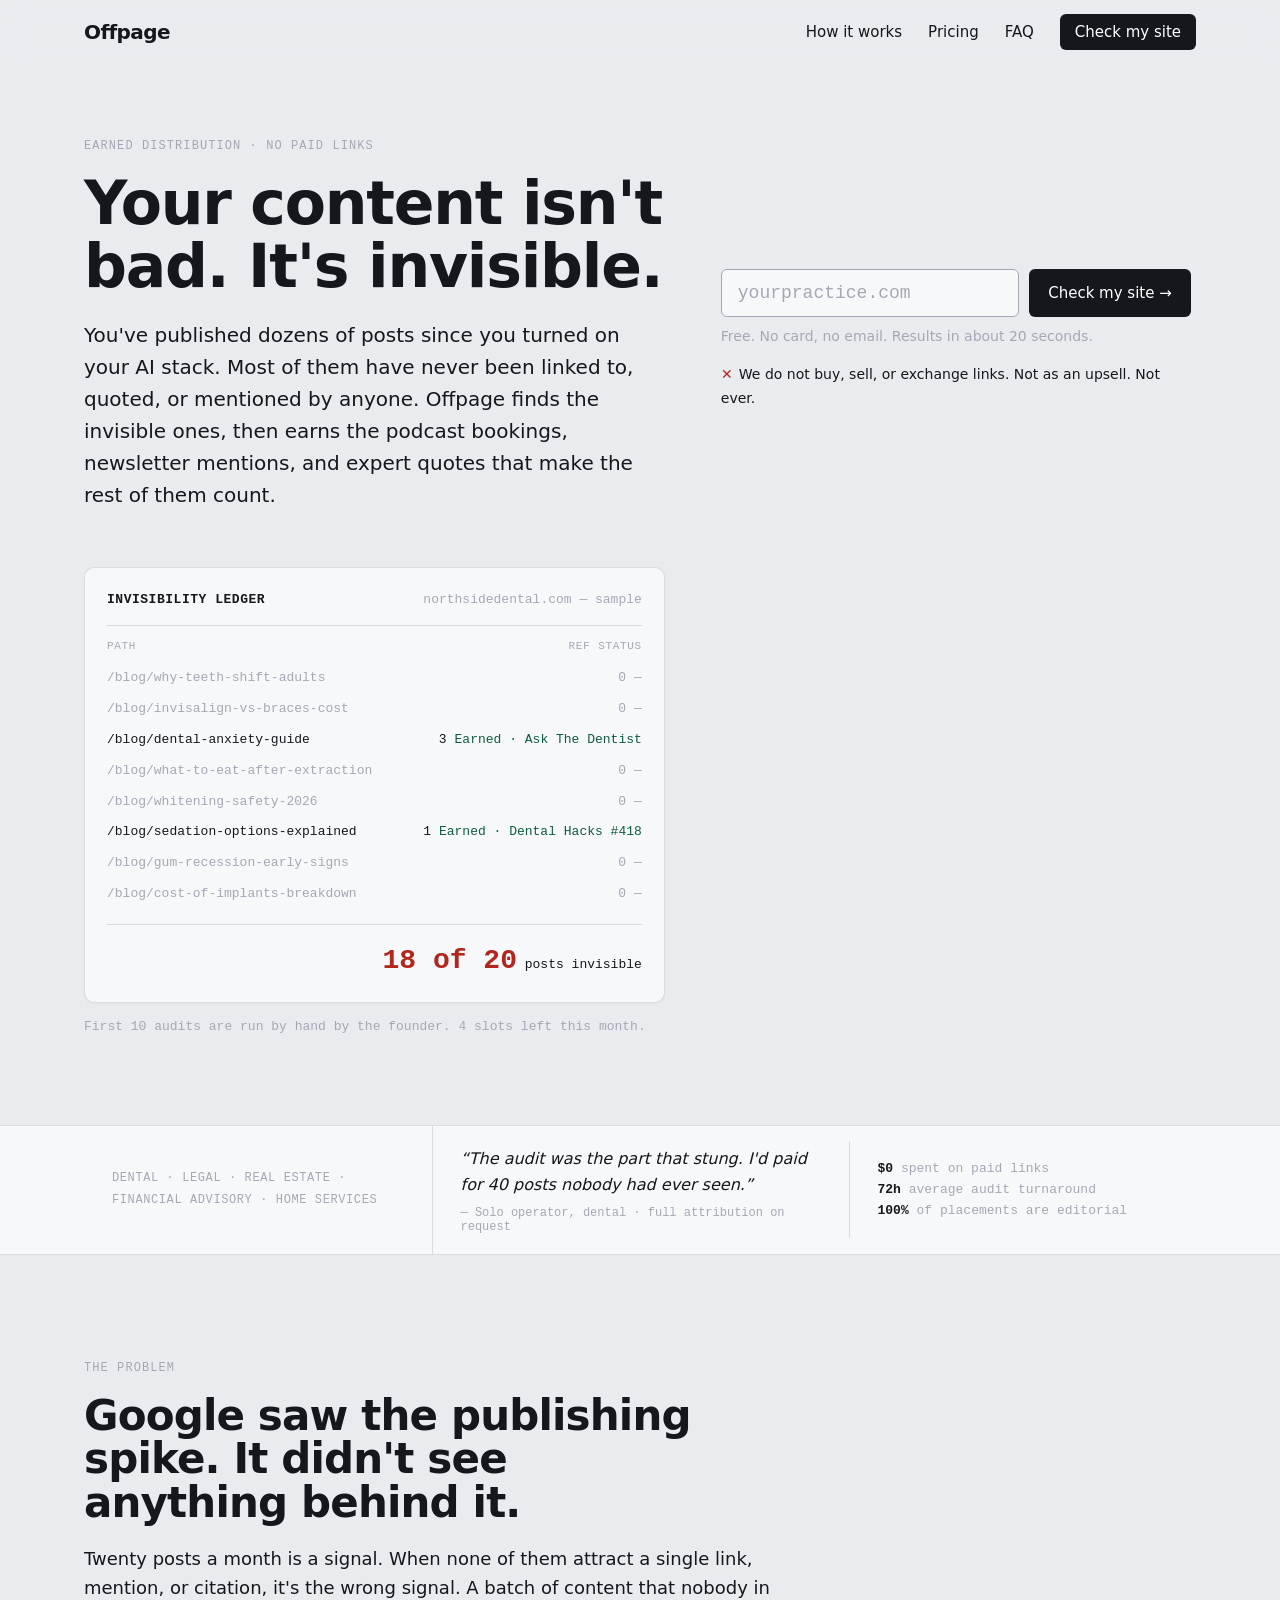
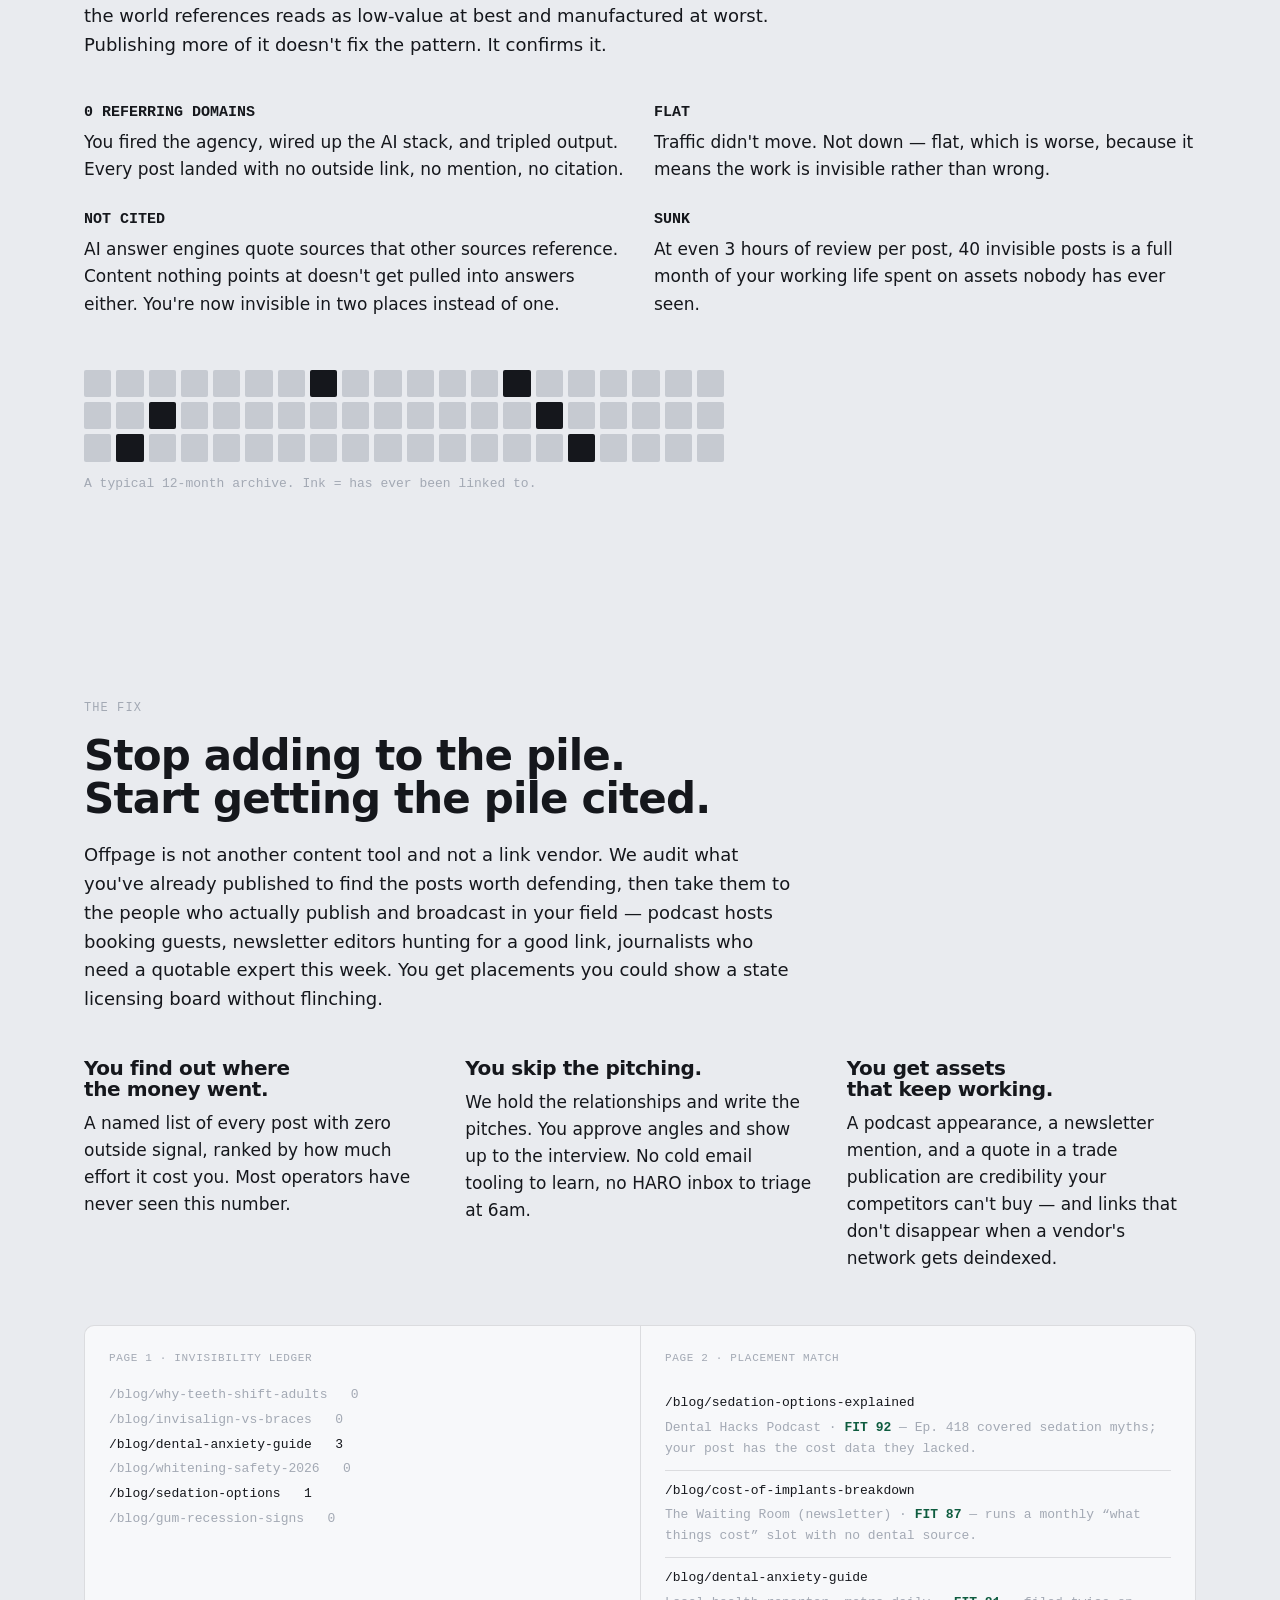
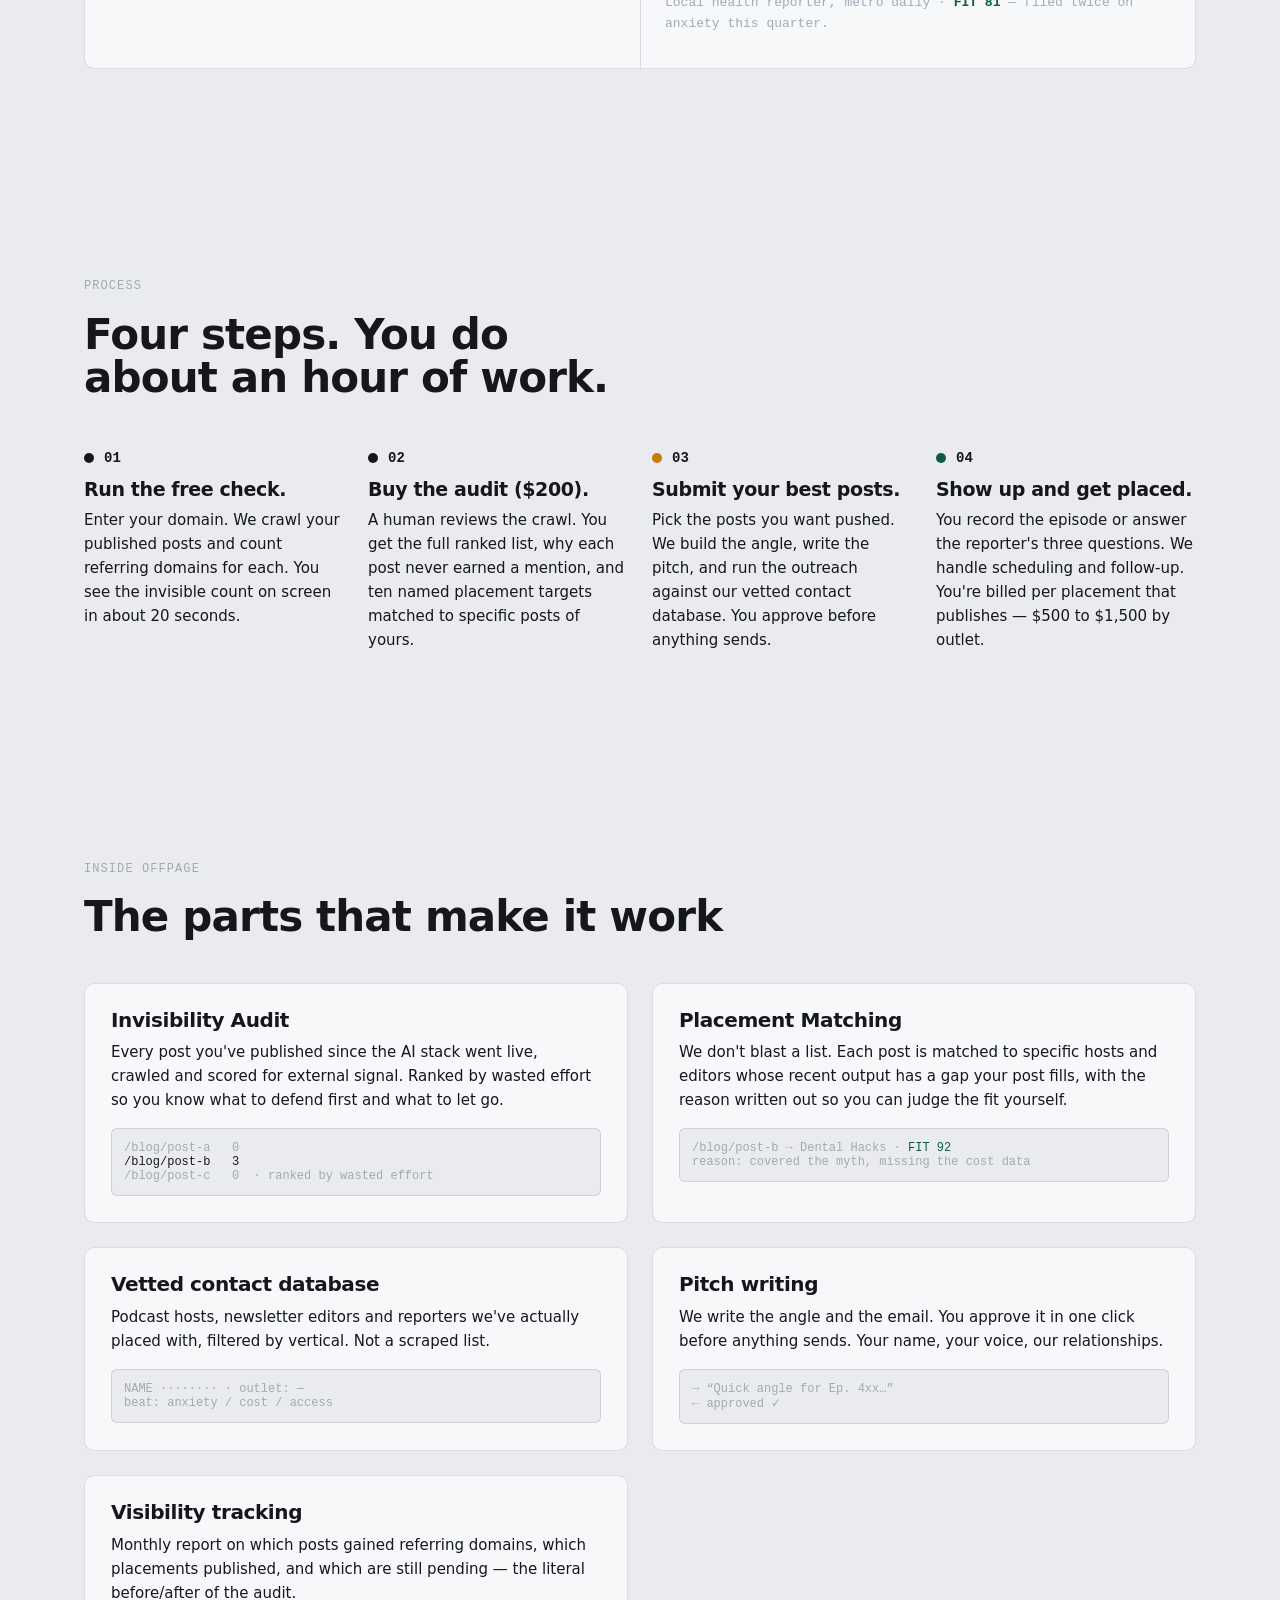
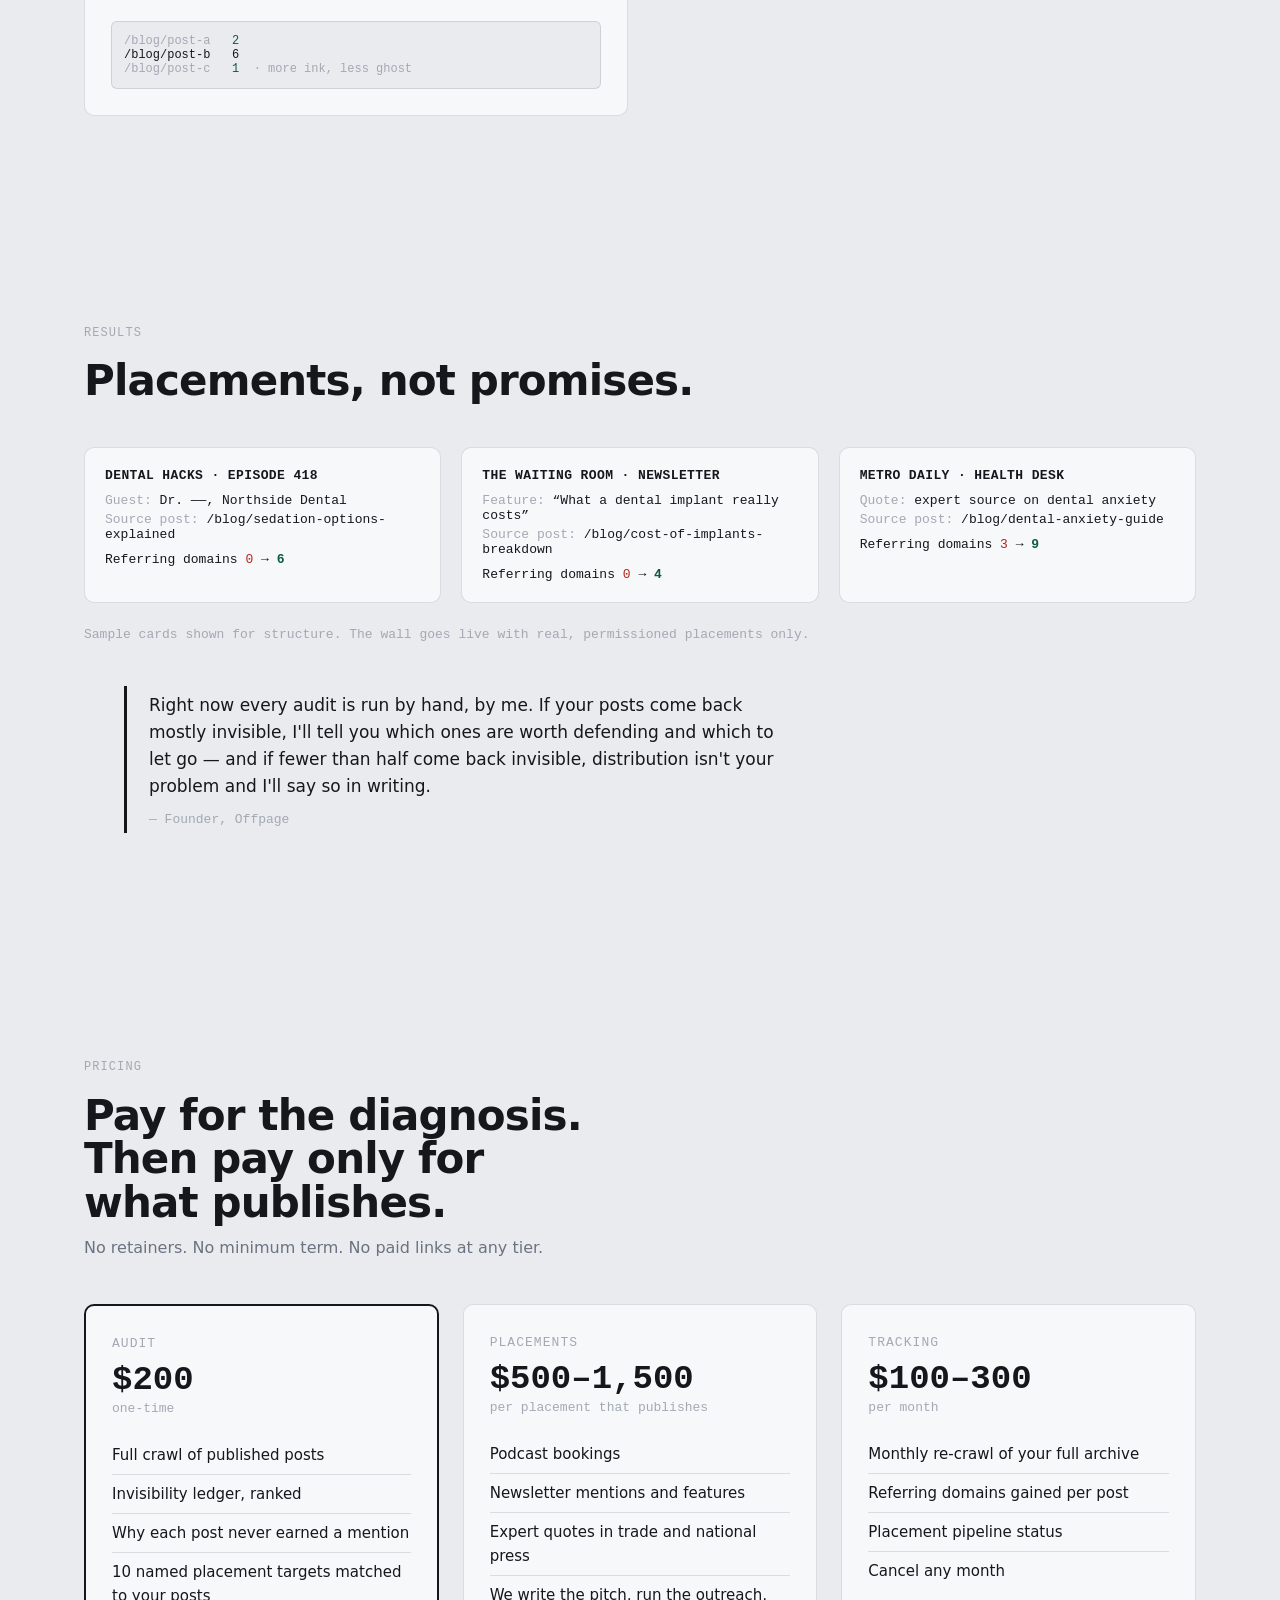
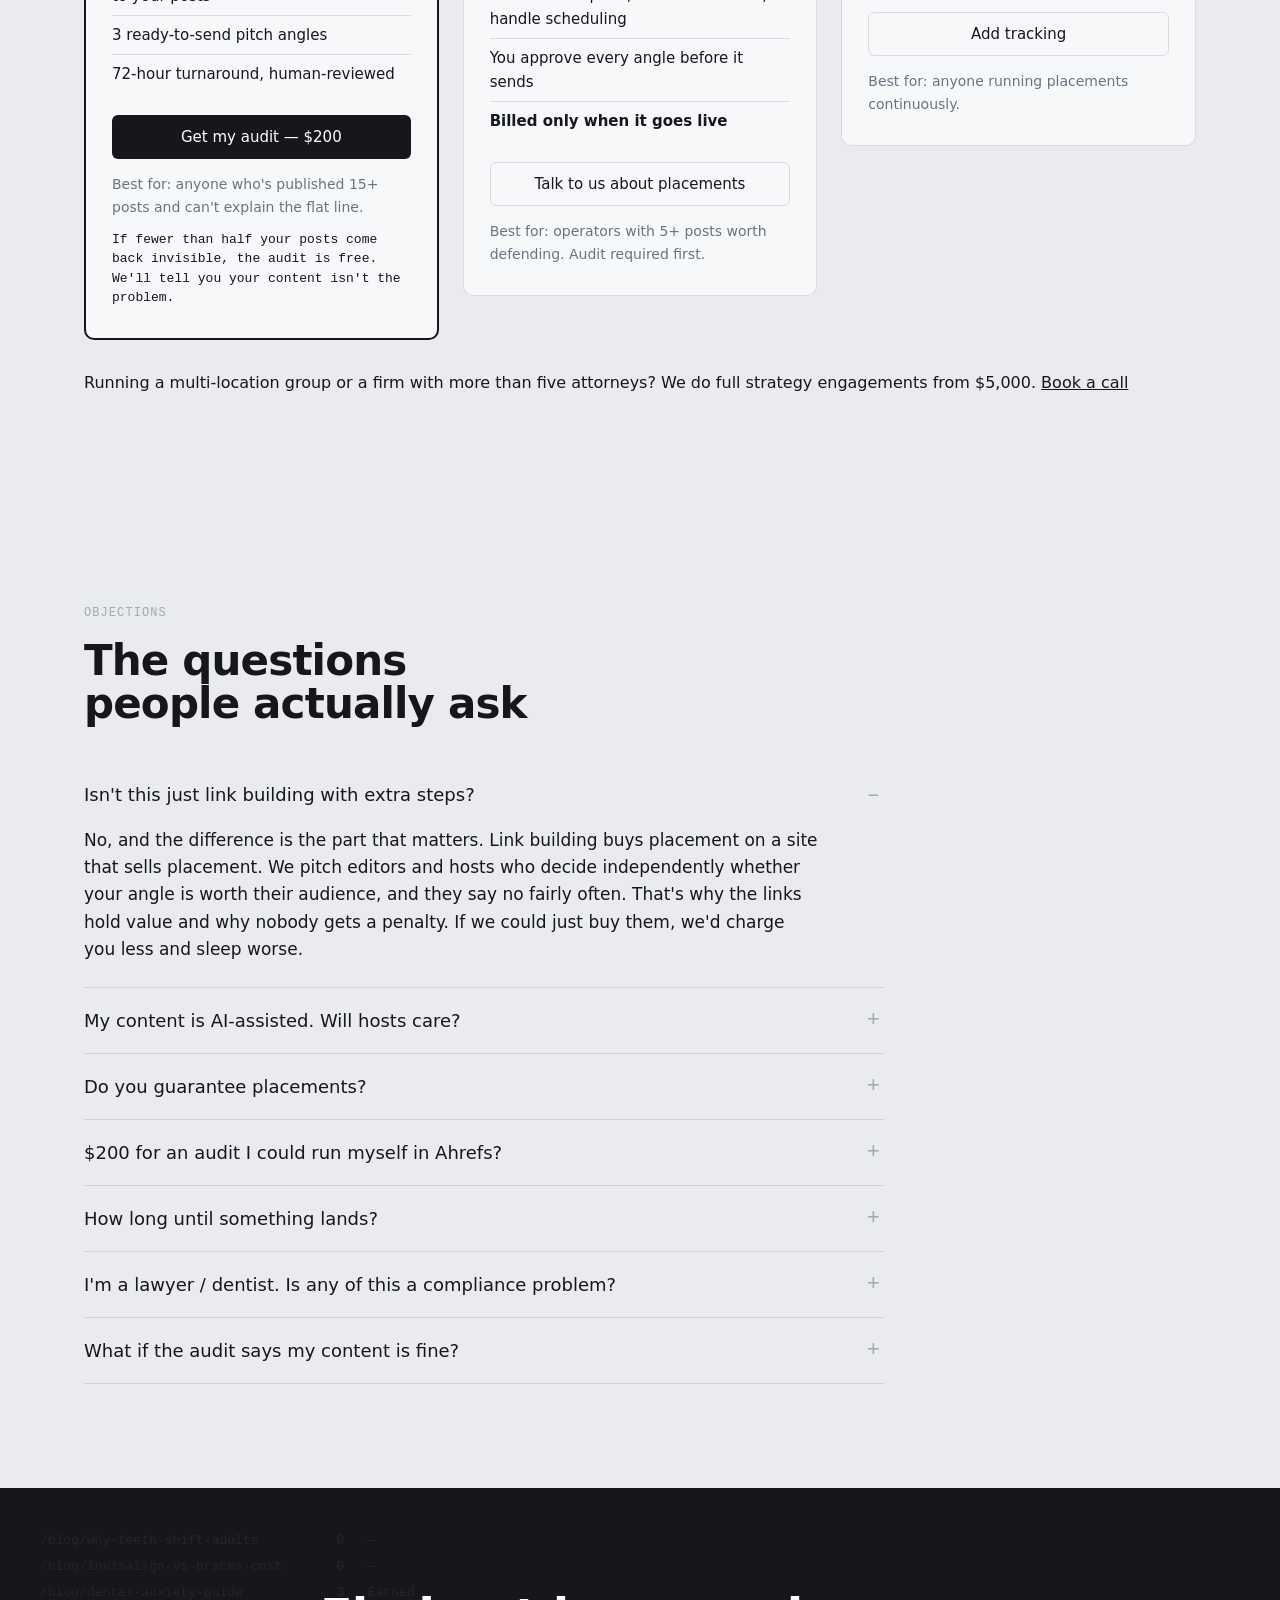
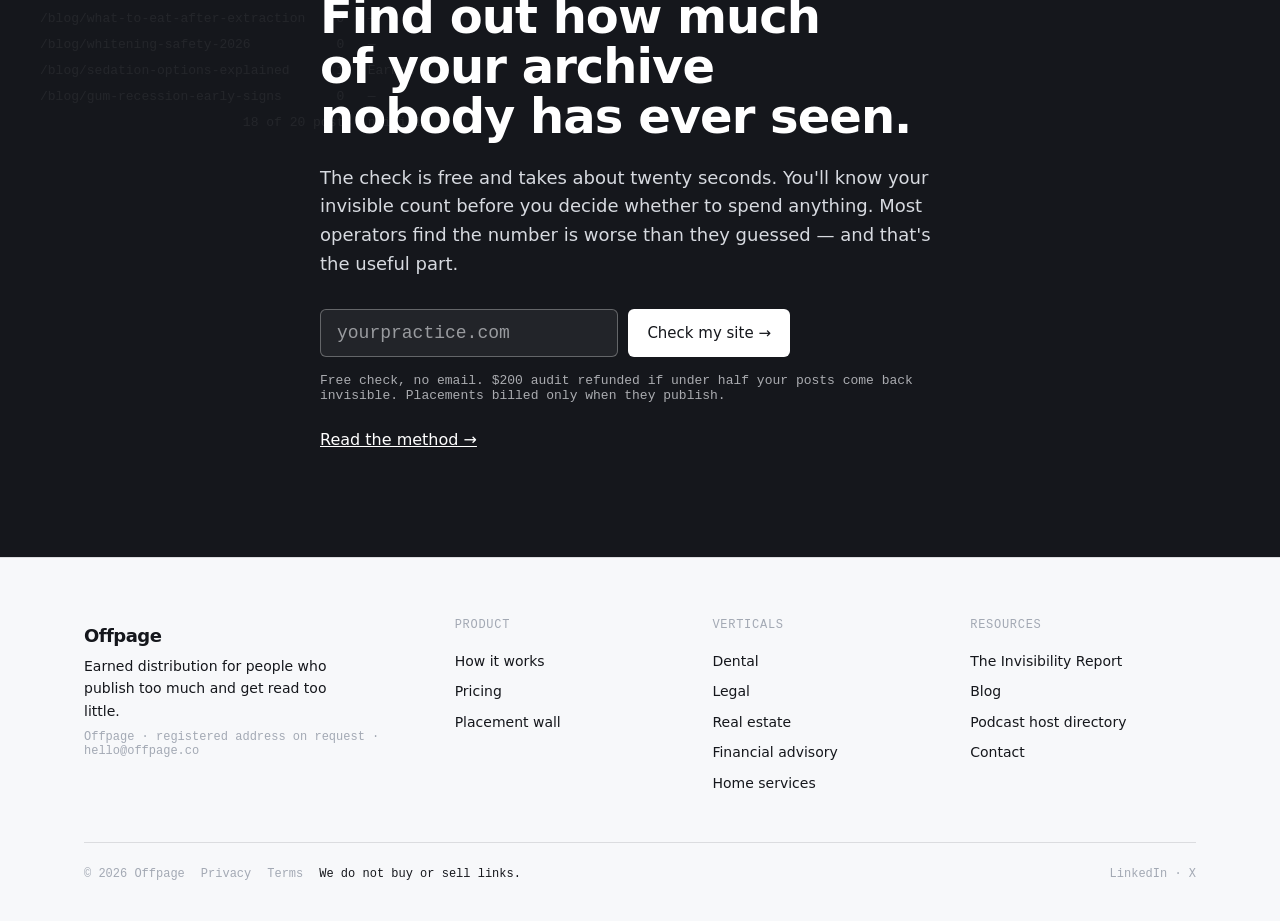
<file: index.html>
<!doctype html>
<html lang="en">
<head>
  <meta charset="utf-8" />
  <meta name="viewport" content="width=device-width, initial-scale=1" />
  <meta name="description" content="Most of your published posts have never been linked to, quoted, or mentioned. Offpage finds the invisible ones and earns the podcast bookings, newsletter mentions and expert quotes that make them count. Digital PR without paid links." />
  <title>Offpage — earned distribution, no paid links</title>
  <style>
    :root {
      /* semantic tokens (light / paper) */
      --bg: #e9ebef;
      --panel: #f7f8fa;
      --raise: #ffffff;
      --text: #15171c;
      --muted: #6b7280;
      --ghost: #a3a9b4;
      --line: rgba(21, 23, 28, 0.12);
      --btn-bg: #15171c;
      --btn-fg: #ffffff;
      /* signal colors — data only, never decorative */
      --earned: #0e5c3f;
      --outreach: #c97a05;
      --alert: #b3261e;
  
      --font-body: system-ui, -apple-system, "Segoe UI", Roboto, Helvetica, Arial, sans-serif;
      --font-mono: ui-monospace, "SF Mono", "SFMono-Regular", Menlo, Consolas, "Liberation Mono", monospace;
  
      --container: 1160px;
      --sy: 104px;
    }
    @media (prefers-color-scheme: dark) {
      :root {
        --bg: #0f1115;
        --panel: #171a20;
        --raise: #1c2029;
        --text: #e9ebef;
        --muted: #8a919e;
        --ghost: #5b6270;
        --line: rgba(233, 235, 239, 0.14);
        --btn-bg: #e9ebef;
        --btn-fg: #15171c;
        --earned: #4bbf8f;
        --outreach: #e0a94a;
        --alert: #ef6b62;
      }
    }
    :root[data-theme="light"] {
      --bg: #e9ebef; --panel: #f7f8fa; --raise: #fff; --text: #15171c;
      --muted: #6b7280; --ghost: #a3a9b4; --line: rgba(21,23,28,.12);
      --btn-bg: #15171c; --btn-fg: #fff; --earned: #0e5c3f; --outreach: #c97a05; --alert: #b3261e;
    }
    :root[data-theme="dark"] {
      --bg: #0f1115; --panel: #171a20; --raise: #1c2029; --text: #e9ebef;
      --muted: #8a919e; --ghost: #5b6270; --line: rgba(233,235,239,.14);
      --btn-bg: #e9ebef; --btn-fg: #15171c; --earned: #4bbf8f; --outreach: #e0a94a; --alert: #ef6b62;
    }
  
    * , *::before, *::after { box-sizing: border-box; }
    html { scroll-behavior: smooth; }
    @media (prefers-reduced-motion: reduce) { html { scroll-behavior: auto; } }
    body {
      margin: 0; background: var(--bg); color: var(--text);
      font-family: var(--font-body); font-size: 17px; line-height: 1.6;
      -webkit-font-smoothing: antialiased; text-rendering: optimizeLegibility;
      overflow-x: hidden;
    }
    h1, h2, h3 { margin: 0; font-weight: 800; letter-spacing: -0.02em; line-height: 1.04; text-wrap: balance; }
    p { margin: 0; }
    a { color: inherit; }
    .mono { font-family: var(--font-mono); }
  
    .container { width: 100%; max-width: var(--container); margin: 0 auto; padding: 0 24px; }
    .section { padding: var(--sy) 0; }
    .eyebrow {
      font-family: var(--font-mono); font-size: 12px; text-transform: uppercase;
      letter-spacing: 0.09em; color: var(--ghost); margin-bottom: 16px;
    }
    .lede { font-size: 18px; max-width: 62ch; margin-top: 20px; color: var(--text); }
    .section h2 { font-size: clamp(30px, 4vw, 42px); max-width: 22ch; }
  
    /* nav */
    .nav { position: sticky; top: 0; z-index: 50; background: color-mix(in srgb, var(--bg) 88%, transparent);
      backdrop-filter: blur(8px); border-bottom: 1px solid transparent; transition: border-color .2s; }
    .nav.scrolled { border-bottom-color: var(--line); }
    .nav__in { display: flex; align-items: center; justify-content: space-between; height: 64px; }
    .wordmark { font-weight: 800; font-size: 20px; letter-spacing: -0.03em; text-decoration: none; color: var(--text); }
    .nav__links { display: flex; align-items: center; gap: 26px; }
    .nav__links a { text-decoration: none; font-size: 15px; color: var(--text); }
    .nav__links a:hover { color: var(--muted); }
    .nav__links .btn { color: var(--btn-fg); }
    .nav__links .btn:hover { color: var(--btn-fg); }
  
    .btn { display: inline-flex; align-items: center; gap: 8px; font: 500 15px var(--font-body);
      padding: 12px 18px; border-radius: 6px; border: 1px solid transparent; cursor: pointer;
      text-decoration: none; background: var(--btn-bg); color: var(--btn-fg); transition: opacity .15s; }
    .btn:hover { opacity: .9; }
    .btn--sm { padding: 8px 14px; font-size: 14px; }
    .btn--ghost { background: transparent; color: var(--text); border-color: var(--line); }
    .btn--block { width: 100%; justify-content: center; }
    a:focus-visible, button:focus-visible, input:focus-visible { outline: 2px solid var(--text); outline-offset: 2px; }
  
    /* hero */
    .hero { padding: 72px 0 88px; }
    .hero__grid { display: grid; grid-template-columns: 55fr 45fr; gap: 56px; align-items: center; }
    .hero h1 { font-size: clamp(36px, 6vw, 60px); margin: 14px 0 22px; }
    .hero__sub { font-size: clamp(17px, 2.2vw, 20px); max-width: 52ch; }
  
    .check { display: flex; gap: 10px; margin: 30px 0 8px; max-width: 470px; }
    .check__input { flex: 1; font: 400 18px var(--font-mono); padding: 13px 16px; color: var(--text);
      background: var(--panel); border: 1px solid var(--ghost); border-radius: 6px; }
    .check__input::placeholder { color: var(--ghost); }
    .check__input:focus { outline: none; border-color: var(--text); box-shadow: 0 0 0 3px color-mix(in srgb, var(--text) 14%, transparent); }
    .micro { font-size: 14px; color: var(--ghost); margin-top: 6px; }
    .result { font: 400 13px var(--font-mono); margin-top: 12px; }
    .result.err { color: var(--alert); }
    .trust { font-size: 14px; margin-top: 16px; }
    .trust .x { font-family: var(--font-mono); color: var(--alert); margin-right: 6px; }
  
    /* ledger */
    .ledger { background: var(--panel); border: 1px solid var(--line); border-radius: 10px;
      padding: 22px 22px 18px; font-family: var(--font-mono); font-size: 13px; box-shadow: 0 1px 2px rgba(0,0,0,.03); }
    .ledger__head { display: flex; justify-content: space-between; align-items: baseline;
      padding-bottom: 14px; margin-bottom: 12px; border-bottom: 1px solid var(--line); }
    .ledger__title { font-weight: 600; letter-spacing: .04em; }
    .ledger__dom { color: var(--ghost); }
    .ledger__ch { display: grid; grid-template-columns: 1fr 40px auto; gap: 8px; color: var(--ghost);
      font-size: 11px; letter-spacing: .06em; padding-bottom: 8px; }
    .row { display: grid; grid-template-columns: 1fr 40px auto; gap: 8px; padding: 5px 0;
      align-items: baseline; transition: color .4s ease; }
    .row .c { text-align: right; font-variant-numeric: tabular-nums; }
    .row .s { text-align: right; white-space: nowrap; }
    .row--earned { color: var(--text); }
    .row--earned .s { color: var(--earned); }
    .row--inv.faded { color: var(--ghost); }
    .ledger__sum { margin-top: 14px; padding-top: 14px; border-top: 1px solid var(--line); text-align: right; }
    .ledger__sum .fig { font-weight: 600; font-size: 28px; color: var(--alert); font-variant-numeric: tabular-nums; }
    .ledger__note { font-family: var(--font-mono); font-size: 13px; color: var(--ghost); margin-top: 14px; }
  
    /* strip */
    .strip { background: var(--panel); border-top: 1px solid var(--line); border-bottom: 1px solid var(--line); }
    .strip__grid { display: grid; grid-template-columns: 1fr 1.2fr 1fr; align-items: center; min-height: 96px; }
    .strip__c { padding: 20px 28px; }
    .strip__c + .strip__c { border-left: 1px solid var(--line); }
    .strip__v { font-family: var(--font-mono); text-transform: uppercase; color: var(--ghost);
      font-size: 12px; letter-spacing: .05em; line-height: 1.8; }
    .strip__q { font-style: italic; font-size: 16px; }
    .strip__attr { display: block; margin-top: 8px; font: 400 12px var(--font-mono); font-style: normal; color: var(--ghost); }
    .strip__s { display: flex; flex-direction: column; gap: 6px; font: 400 13px var(--font-mono); color: var(--ghost); }
    .strip__s b { color: var(--text); font-weight: 600; }
  
    /* problem */
    .pains { display: grid; grid-template-columns: 1fr 1fr; gap: 28px; margin-top: 44px; }
    .pain__l { font: 600 15px var(--font-mono); margin-bottom: 8px; }
    .archive { margin-top: 52px; }
    .archive__g { display: grid; grid-template-columns: repeat(20, 1fr); gap: 5px; max-width: 640px; }
    .cell { aspect-ratio: 1; background: var(--ghost); opacity: .5; border-radius: 2px; }
    .cell.ink { background: var(--text); opacity: 1; }
    .archive__cap { font: 400 13px var(--font-mono); color: var(--ghost); margin-top: 14px; }
  
    /* solution */
    .benefits { display: grid; grid-template-columns: repeat(3, 1fr); gap: 32px; margin-top: 44px; }
    .benefit h3 { font-size: 20px; margin-bottom: 10px; }
    .preview { display: grid; grid-template-columns: 1fr 1fr; margin-top: 52px; border: 1px solid var(--line);
      border-radius: 10px; overflow: hidden; background: var(--panel); font-family: var(--font-mono); font-size: 13px; }
    .preview__p { padding: 24px; }
    .preview__p + .preview__p { border-left: 1px solid var(--line); }
    .preview__l { font-size: 11px; letter-spacing: .06em; text-transform: uppercase; color: var(--ghost); margin-bottom: 16px; }
    .m { padding: 10px 0; border-bottom: 1px solid var(--line); }
    .m:last-child { border-bottom: none; }
    .m .post { color: var(--text); }
    .m .tgt { display: block; margin-top: 4px; color: var(--ghost); }
    .fit { color: var(--earned); font-weight: 600; }
  
    /* how */
    .steps { display: grid; grid-template-columns: repeat(4, 1fr); gap: 24px; margin-top: 44px; }
    .step__n { display: inline-flex; align-items: center; gap: 10px; font: 600 14px var(--font-mono); margin-bottom: 14px; }
    .dot { width: 10px; height: 10px; border-radius: 50%; background: var(--text); }
    .step:nth-child(3) .dot { background: var(--outreach); }
    .step:nth-child(4) .dot { background: var(--earned); }
    .step h3 { font-size: 19px; margin-bottom: 8px; }
    .step p { font-size: 15px; }
  
    /* features */
    .features { display: grid; grid-template-columns: 1fr 1fr; gap: 24px; margin-top: 44px; }
    .feat { background: var(--panel); border: 1px solid var(--line); border-radius: 10px; padding: 26px; }
    .feat h3 { font-size: 20px; margin-bottom: 10px; }
    .feat p { font-size: 15px; }
    .feat__v { margin-top: 16px; font: 400 12px var(--font-mono); color: var(--ghost);
      background: var(--bg); border: 1px solid var(--line); border-radius: 6px; padding: 12px; }
    .feat__v .ink { color: var(--text); } .feat__v .grn { color: var(--earned); }
  
    /* proof */
    .wall { display: grid; grid-template-columns: repeat(3, 1fr); gap: 20px; margin-top: 44px; }
    .pl { background: var(--panel); border: 1px solid var(--line); border-radius: 10px; padding: 20px; font: 400 13px var(--font-mono); }
    .pl__o { font-weight: 600; letter-spacing: .03em; margin-bottom: 10px; }
    .pl__l { color: var(--ghost); margin-bottom: 4px; } .pl__l .ink { color: var(--text); }
    .pl__d { margin-top: 10px; } .pl__d .b { color: var(--alert); } .pl__d .a { color: var(--earned); font-weight: 600; }
    .founder { margin-top: 40px; border-left: 3px solid var(--text); padding: 6px 0 6px 22px; max-width: 62ch; font-size: 17px; }
    .founder .sig { display: block; margin-top: 12px; font: 400 13px var(--font-mono); color: var(--ghost); }
  
    /* pricing */
    .psub { color: var(--muted); margin-top: 10px; font-size: 16px; }
    .tiers { display: grid; grid-template-columns: repeat(3, 1fr); gap: 24px; margin-top: 44px; align-items: start; }
    .tier { background: var(--panel); border: 1px solid var(--line); border-radius: 10px; padding: 30px 26px; }
    .tier--hi { border: 2px solid var(--text); }
    .tier__n { font: 400 13px var(--font-mono); letter-spacing: .08em; text-transform: uppercase; color: var(--ghost); }
    .tier__p { font: 600 34px var(--font-mono); margin: 10px 0 2px; }
    .tier__cad { font: 400 13px var(--font-mono); color: var(--ghost); margin-bottom: 20px; }
    .tier ul { list-style: none; padding: 0; margin: 0 0 22px; font-size: 15px; }
    .tier li { padding: 7px 0; border-bottom: 1px solid var(--line); }
    .tier li:last-child { border-bottom: none; }
    .tier__best { font-size: 14px; color: var(--muted); margin-top: 14px; }
    .tier__risk { font: 400 13px var(--font-mono); margin-top: 12px; line-height: 1.5; }
    .ent { margin-top: 30px; font-size: 16px; }
  
    /* faq */
    .faq { max-width: 800px; margin-top: 36px; }
    .fitem { border-bottom: 1px solid var(--line); }
    .fitem > summary { list-style: none; cursor: pointer; font: 500 18px var(--font-body); color: var(--text);
      padding: 22px 40px 22px 0; position: relative; }
    .fitem > summary::-webkit-details-marker { display: none; }
    .fitem > summary::after { content: "+"; position: absolute; right: 4px; top: 50%; transform: translateY(-50%);
      font-family: var(--font-mono); color: var(--ghost); font-size: 22px; }
    .fitem[open] > summary::after { content: "\2013"; }
    .fa { padding: 0 0 24px; max-width: 68ch; color: var(--text); }
  
    /* final */
    .final { background: #15171c; color: #fff; position: relative; overflow: hidden; }
    .final__wm { position: absolute; inset: 0; opacity: .06; font: 400 13px/2 var(--font-mono);
      padding: 40px; white-space: pre; pointer-events: none; color: #fff; }
    .final__in { position: relative; z-index: 1; max-width: 640px; }
    .final h2 { color: #fff; font-size: clamp(30px, 5vw, 48px); max-width: 18ch; }
    .final__sup { color: #d7dae0; font-size: 18px; max-width: 54ch; margin-top: 22px; }
    .final .check { margin-top: 30px; }
    .final .check__input { background: rgba(255,255,255,.06); border-color: rgba(255,255,255,.3); color: #fff; }
    .final .check__input::placeholder { color: rgba(233,235,239,.6); }
    .final .btn { background: #fff; color: #15171c; }
    .final__risk { font: 400 13px var(--font-mono); color: rgba(233,235,239,.7); margin-top: 16px; }
    .final__sec { display: inline-block; margin-top: 24px; color: #fff; text-decoration: underline; font-size: 16px; }
  
    /* footer */
    .footer { background: var(--panel); border-top: 1px solid var(--line); padding: 60px 0 40px; }
    .footer__g { display: grid; grid-template-columns: 1.5fr 1fr 1fr 1fr; gap: 32px; }
    .footer__l { font: 400 12px var(--font-mono); letter-spacing: .06em; text-transform: uppercase; color: var(--ghost); margin-bottom: 14px; }
    .footer__c a { display: block; text-decoration: none; font-size: 14px; padding: 4px 0; color: var(--text); }
    .footer__c a:hover { color: var(--muted); }
    .footer__bl { font-size: 14px; max-width: 30ch; }
    .footer__meta { font: 400 12px var(--font-mono); color: var(--ghost); margin-top: 8px; }
    .footer__b { display: flex; flex-wrap: wrap; gap: 16px; align-items: center; margin-top: 44px; padding-top: 24px;
      border-top: 1px solid var(--line); font: 400 12px var(--font-mono); color: var(--ghost); }
    .footer__b .perm { color: var(--text); }
  
    @media (max-width: 860px) {
      :root { --sy: 60px; }
      .nav__links a:not(.btn) { display: none; }
      .hero { padding: 36px 0 52px; }
      .hero__grid { display: flex; flex-direction: column; gap: 30px; }
      .hero__head { order: 1; } .hero__ledger { order: 2; } .hero__cta { order: 3; }
      /* Ledger fits the screen on mobile: path + count only, no horizontal scroll */
      .ledger { font-size: 12px; padding: 16px 16px 14px; overflow: hidden; }
      .ledger__head { flex-direction: column; align-items: flex-start; gap: 2px; }
      .ledger__ch { grid-template-columns: 1fr 34px; }
      .ledger__ch span:last-child { display: none; }
      .row { grid-template-columns: 1fr 34px; }
      .row .s { display: none; }
      .row > span:first-child { min-width: 0; overflow: hidden; text-overflow: ellipsis; white-space: nowrap; }
      .row--earned .c { color: var(--earned); font-weight: 600; }
      .ledger__sum .fig { font-size: 34px; }
      .preview__p .mono, .preview .m { overflow-wrap: anywhere; }
      .strip__grid { grid-template-columns: 1fr; }
      .strip__c + .strip__c { border-left: none; border-top: 1px solid var(--line); }
      .pains, .benefits, .steps, .features, .wall, .tiers { grid-template-columns: 1fr; }
      .preview { grid-template-columns: 1fr; }
      .preview__p + .preview__p { border-left: none; border-top: 1px solid var(--line); }
      .footer__g { grid-template-columns: 1fr 1fr; }
      .archive__g { grid-template-columns: repeat(12, 1fr); }
      .check { flex-direction: column; max-width: none; }
      .check .btn { width: 100%; justify-content: center; }
    }
  </style>
</head>
<body>
<nav class="nav" id="nav">
  <div class="container nav__in">
    <a href="#top" class="wordmark">Offpage</a>
    <div class="nav__links">
      <a href="#how">How it works</a>
      <a href="#pricing">Pricing</a>
      <a href="#faq">FAQ</a>
      <a href="#top" class="btn btn--sm">Check my site</a>
    </div>
  </div>
</nav>

<header class="hero" id="top">
  <div class="container hero__grid">
    <div class="hero__head">
      <div class="eyebrow">Earned distribution · No paid links</div>
      <h1>Your content isn't bad. It's invisible.</h1>
      <p class="hero__sub">You've published dozens of posts since you turned on your AI stack. Most of them have never been linked to, quoted, or mentioned by anyone. Offpage finds the invisible ones, then earns the podcast bookings, newsletter mentions, and expert quotes that make the rest of them count.</p>
    </div>
    <div class="hero__cta">
      <form class="check" id="f1">
        <input class="check__input" id="i1" type="text" inputmode="url" placeholder="yourpractice.com" aria-label="Your domain" autocomplete="off" />
        <button class="btn" type="submit">Check my site →</button>
      </form>
      <p class="micro">Free. No card, no email. Results in about 20 seconds.</p>
      <p class="result" id="r1" hidden></p>
      <p class="trust"><span class="x">✕</span>We do not buy, sell, or exchange links. Not as an upsell. Not ever.</p>
    </div>
    <div class="hero__ledger">
      <div class="ledger" id="ledger">
        <div class="ledger__head"><span class="ledger__title">INVISIBILITY LEDGER</span><span class="ledger__dom" id="dom">northsidedental.com — sample</span></div>
        <div class="ledger__ch"><span>PATH</span><span style="text-align:right">REF</span><span style="text-align:right">STATUS</span></div>
        <div id="rows">
          <div class="row row--inv"><span>/blog/why-teeth-shift-adults</span><span class="c">0</span><span class="s">—</span></div>
          <div class="row row--inv"><span>/blog/invisalign-vs-braces-cost</span><span class="c">0</span><span class="s">—</span></div>
          <div class="row row--earned"><span>/blog/dental-anxiety-guide</span><span class="c">3</span><span class="s">Earned · Ask The Dentist</span></div>
          <div class="row row--inv"><span>/blog/what-to-eat-after-extraction</span><span class="c">0</span><span class="s">—</span></div>
          <div class="row row--inv"><span>/blog/whitening-safety-2026</span><span class="c">0</span><span class="s">—</span></div>
          <div class="row row--earned"><span>/blog/sedation-options-explained</span><span class="c">1</span><span class="s">Earned · Dental Hacks #418</span></div>
          <div class="row row--inv"><span>/blog/gum-recession-early-signs</span><span class="c">0</span><span class="s">—</span></div>
          <div class="row row--inv"><span>/blog/cost-of-implants-breakdown</span><span class="c">0</span><span class="s">—</span></div>
        </div>
        <div class="ledger__sum"><span class="fig" id="fig">18 of 20</span> posts invisible</div>
      </div>
      <p class="ledger__note">First 10 audits are run by hand by the founder. 4 slots left this month.</p>
    </div>
  </div>
</header>

<section class="strip">
  <div class="container strip__grid">
    <div class="strip__c strip__v">Dental · Legal · Real estate · Financial advisory · Home services</div>
    <div class="strip__c strip__q">“The audit was the part that stung. I'd paid for 40 posts nobody had ever seen.”<span class="strip__attr">— Solo operator, dental · full attribution on request</span></div>
    <div class="strip__c strip__s"><span><b>$0</b> spent on paid links</span><span><b>72h</b> average audit turnaround</span><span><b>100%</b> of placements are editorial</span></div>
  </div>
</section>

<section class="section" id="problem">
  <div class="container">
    <div class="eyebrow">The problem</div>
    <h2>Google saw the publishing spike. It didn't see anything behind it.</h2>
    <p class="lede">Twenty posts a month is a signal. When none of them attract a single link, mention, or citation, it's the wrong signal. A batch of content that nobody in the world references reads as low-value at best and manufactured at worst. Publishing more of it doesn't fix the pattern. It confirms it.</p>
    <div class="pains">
      <div class="pain"><div class="pain__l">0 REFERRING DOMAINS</div><p>You fired the agency, wired up the AI stack, and tripled output. Every post landed with no outside link, no mention, no citation.</p></div>
      <div class="pain"><div class="pain__l">FLAT</div><p>Traffic didn't move. Not down — flat, which is worse, because it means the work is invisible rather than wrong.</p></div>
      <div class="pain"><div class="pain__l">NOT CITED</div><p>AI answer engines quote sources that other sources reference. Content nothing points at doesn't get pulled into answers either. You're now invisible in two places instead of one.</p></div>
      <div class="pain"><div class="pain__l">SUNK</div><p>At even 3 hours of review per post, 40 invisible posts is a full month of your working life spent on assets nobody has ever seen.</p></div>
    </div>
    <div class="archive"><div class="archive__g" id="grid" aria-hidden="true"></div><p class="archive__cap">A typical 12-month archive. Ink = has ever been linked to.</p></div>
  </div>
</section>

<section class="section" id="solution">
  <div class="container">
    <div class="eyebrow">The fix</div>
    <h2>Stop adding to the pile. Start getting the pile cited.</h2>
    <p class="lede">Offpage is not another content tool and not a link vendor. We audit what you've already published to find the posts worth defending, then take them to the people who actually publish and broadcast in your field — podcast hosts booking guests, newsletter editors hunting for a good link, journalists who need a quotable expert this week. You get placements you could show a state licensing board without flinching.</p>
    <div class="benefits">
      <div class="benefit"><h3>You find out where the money went.</h3><p>A named list of every post with zero outside signal, ranked by how much effort it cost you. Most operators have never seen this number.</p></div>
      <div class="benefit"><h3>You skip the pitching.</h3><p>We hold the relationships and write the pitches. You approve angles and show up to the interview. No cold email tooling to learn, no HARO inbox to triage at 6am.</p></div>
      <div class="benefit"><h3>You get assets that keep working.</h3><p>A podcast appearance, a newsletter mention, and a quote in a trade publication are credibility your competitors can't buy — and links that don't disappear when a vendor's network gets deindexed.</p></div>
    </div>
    <div class="preview">
      <div class="preview__p">
        <div class="preview__l">Page 1 · Invisibility ledger</div>
        <div class="mono" style="line-height:1.9;color:var(--ghost)">
          /blog/why-teeth-shift-adults &nbsp; 0<br>/blog/invisalign-vs-braces &nbsp; 0<br>
          <span style="color:var(--text)">/blog/dental-anxiety-guide &nbsp; 3</span><br>/blog/whitening-safety-2026 &nbsp; 0<br>
          <span style="color:var(--text)">/blog/sedation-options &nbsp; 1</span><br>/blog/gum-recession-signs &nbsp; 0
        </div>
      </div>
      <div class="preview__p">
        <div class="preview__l">Page 2 · Placement match</div>
        <div class="m"><span class="post">/blog/sedation-options-explained</span><span class="tgt">Dental Hacks Podcast · <span class="fit">FIT 92</span> — Ep. 418 covered sedation myths; your post has the cost data they lacked.</span></div>
        <div class="m"><span class="post">/blog/cost-of-implants-breakdown</span><span class="tgt">The Waiting Room (newsletter) · <span class="fit">FIT 87</span> — runs a monthly “what things cost” slot with no dental source.</span></div>
        <div class="m"><span class="post">/blog/dental-anxiety-guide</span><span class="tgt">Local health reporter, metro daily · <span class="fit">FIT 81</span> — filed twice on anxiety this quarter.</span></div>
      </div>
    </div>
  </div>
</section>

<section class="section" id="how">
  <div class="container">
    <div class="eyebrow">Process</div>
    <h2>Four steps. You do about an hour of work.</h2>
    <div class="steps">
      <div class="step"><div class="step__n"><span class="dot"></span>01</div><h3>Run the free check.</h3><p>Enter your domain. We crawl your published posts and count referring domains for each. You see the invisible count on screen in about 20 seconds.</p></div>
      <div class="step"><div class="step__n"><span class="dot"></span>02</div><h3>Buy the audit ($200).</h3><p>A human reviews the crawl. You get the full ranked list, why each post never earned a mention, and ten named placement targets matched to specific posts of yours.</p></div>
      <div class="step"><div class="step__n"><span class="dot"></span>03</div><h3>Submit your best posts.</h3><p>Pick the posts you want pushed. We build the angle, write the pitch, and run the outreach against our vetted contact database. You approve before anything sends.</p></div>
      <div class="step"><div class="step__n"><span class="dot"></span>04</div><h3>Show up and get placed.</h3><p>You record the episode or answer the reporter's three questions. We handle scheduling and follow-up. You're billed per placement that publishes — $500 to $1,500 by outlet.</p></div>
    </div>
  </div>
</section>

<section class="section" id="features">
  <div class="container">
    <div class="eyebrow">Inside Offpage</div>
    <h2>The parts that make it work</h2>
    <div class="features">
      <div class="feat"><h3>Invisibility Audit</h3><p>Every post you've published since the AI stack went live, crawled and scored for external signal. Ranked by wasted effort so you know what to defend first and what to let go.</p><div class="feat__v">/blog/post-a &nbsp; 0<br><span class="ink">/blog/post-b &nbsp; 3</span><br>/blog/post-c &nbsp; 0 &nbsp;· ranked by wasted effort</div></div>
      <div class="feat"><h3>Placement Matching</h3><p>We don't blast a list. Each post is matched to specific hosts and editors whose recent output has a gap your post fills, with the reason written out so you can judge the fit yourself.</p><div class="feat__v">/blog/post-b → Dental Hacks · <span class="grn">FIT 92</span><br>reason: covered the myth, missing the cost data</div></div>
      <div class="feat"><h3>Vetted contact database</h3><p>Podcast hosts, newsletter editors and reporters we've actually placed with, filtered by vertical. Not a scraped list.</p><div class="feat__v">NAME&nbsp;········ · outlet: —<br>beat: anxiety / cost / access</div></div>
      <div class="feat"><h3>Pitch writing</h3><p>We write the angle and the email. You approve it in one click before anything sends. Your name, your voice, our relationships.</p><div class="feat__v">→ “Quick angle for Ep. 4xx…”<br>← approved ✓</div></div>
      <div class="feat"><h3>Visibility tracking</h3><p>Monthly report on which posts gained referring domains, which placements published, and which are still pending — the literal before/after of the audit.</p><div class="feat__v">/blog/post-a &nbsp; <span class="grn">2</span><br><span class="ink">/blog/post-b &nbsp; 6</span><br>/blog/post-c &nbsp; <span class="grn">1</span> &nbsp;· more ink, less ghost</div></div>
    </div>
  </div>
</section>

<section class="section" id="proof">
  <div class="container">
    <div class="eyebrow">Results</div>
    <h2>Placements, not promises.</h2>
    <div class="wall">
      <div class="pl"><div class="pl__o">DENTAL HACKS · EPISODE 418</div><div class="pl__l">Guest: <span class="ink">Dr. ——, Northside Dental</span></div><div class="pl__l">Source post: <span class="ink">/blog/sedation-options-explained</span></div><div class="pl__d">Referring domains <span class="b">0</span> → <span class="a">6</span></div></div>
      <div class="pl"><div class="pl__o">THE WAITING ROOM · NEWSLETTER</div><div class="pl__l">Feature: <span class="ink">“What a dental implant really costs”</span></div><div class="pl__l">Source post: <span class="ink">/blog/cost-of-implants-breakdown</span></div><div class="pl__d">Referring domains <span class="b">0</span> → <span class="a">4</span></div></div>
      <div class="pl"><div class="pl__o">METRO DAILY · HEALTH DESK</div><div class="pl__l">Quote: <span class="ink">expert source on dental anxiety</span></div><div class="pl__l">Source post: <span class="ink">/blog/dental-anxiety-guide</span></div><div class="pl__d">Referring domains <span class="b">3</span> → <span class="a">9</span></div></div>
    </div>
    <p class="ledger__note" style="margin-top:22px">Sample cards shown for structure. The wall goes live with real, permissioned placements only.</p>
    <blockquote class="founder">Right now every audit is run by hand, by me. If your posts come back mostly invisible, I'll tell you which ones are worth defending and which to let go — and if fewer than half come back invisible, distribution isn't your problem and I'll say so in writing.<span class="sig">— Founder, Offpage</span></blockquote>
  </div>
</section>

<section class="section" id="pricing">
  <div class="container">
    <div class="eyebrow">Pricing</div>
    <h2>Pay for the diagnosis. Then pay only for what publishes.</h2>
    <p class="psub">No retainers. No minimum term. No paid links at any tier.</p>
    <div class="tiers">
      <div class="tier tier--hi">
        <div class="tier__n">Audit</div><div class="tier__p">$200</div><div class="tier__cad">one-time</div>
        <ul><li>Full crawl of published posts</li><li>Invisibility ledger, ranked</li><li>Why each post never earned a mention</li><li>10 named placement targets matched to your posts</li><li>3 ready-to-send pitch angles</li><li>72-hour turnaround, human-reviewed</li></ul>
        <a href="#top" class="btn btn--block">Get my audit — $200</a>
        <p class="tier__best">Best for: anyone who's published 15+ posts and can't explain the flat line.</p>
        <p class="tier__risk">If fewer than half your posts come back invisible, the audit is free. We'll tell you your content isn't the problem.</p>
      </div>
      <div class="tier">
        <div class="tier__n">Placements</div><div class="tier__p">$500–1,500</div><div class="tier__cad">per placement that publishes</div>
        <ul><li>Podcast bookings</li><li>Newsletter mentions and features</li><li>Expert quotes in trade and national press</li><li>We write the pitch, run the outreach, handle scheduling</li><li>You approve every angle before it sends</li><li><strong>Billed only when it goes live</strong></li></ul>
        <a href="#" class="btn btn--ghost btn--block">Talk to us about placements</a>
        <p class="tier__best">Best for: operators with 5+ posts worth defending. Audit required first.</p>
      </div>
      <div class="tier">
        <div class="tier__n">Tracking</div><div class="tier__p">$100–300</div><div class="tier__cad">per month</div>
        <ul><li>Monthly re-crawl of your full archive</li><li>Referring domains gained per post</li><li>Placement pipeline status</li><li>Cancel any month</li></ul>
        <a href="#" class="btn btn--ghost btn--block">Add tracking</a>
        <p class="tier__best">Best for: anyone running placements continuously.</p>
      </div>
    </div>
    <p class="ent">Running a multi-location group or a firm with more than five attorneys? We do full strategy engagements from $5,000. <a href="#" style="text-decoration:underline">Book a call</a></p>
  </div>
</section>

<section class="section" id="faq">
  <div class="container">
    <div class="eyebrow">Objections</div>
    <h2>The questions people actually ask</h2>
    <div class="faq">
      <details class="fitem" open><summary>Isn't this just link building with extra steps?</summary><p class="fa">No, and the difference is the part that matters. Link building buys placement on a site that sells placement. We pitch editors and hosts who decide independently whether your angle is worth their audience, and they say no fairly often. That's why the links hold value and why nobody gets a penalty. If we could just buy them, we'd charge you less and sleep worse.</p></details>
      <details class="fitem"><summary>My content is AI-assisted. Will hosts care?</summary><p class="fa">Hosts book people, not posts. Your post is the evidence that you have something specific to say — the cost breakdown, the local data, the ten years of cases. Nobody has ever asked us which tool drafted a blog post. They ask whether the guest can hold a 40-minute conversation. If your posts are entirely unedited output with no expertise behind them, the audit will say so and we'll tell you not to buy placements yet.</p></details>
      <details class="fitem"><summary>Do you guarantee placements?</summary><p class="fa">No. Anyone who guarantees editorial placement is either buying it or lying. What we guarantee is that you only pay for placements that actually publish. If we pitch for three months and land nothing, you've spent $200 and we've spent our time.</p></details>
      <details class="fitem"><summary>$200 for an audit I could run myself in Ahrefs?</summary><p class="fa">You could pull referring domains yourself, and if you already do, you may not need the audit. What the tools stop short of is the second half: which of your posts are worth pitching, which specific hosts and editors have a gap those posts fill, and what the angle is. BuzzSumo tells you what's working for other people. We tell you what to do on Tuesday.</p></details>
      <details class="fitem"><summary>How long until something lands?</summary><p class="fa">First pitches go out within a week of submission. Podcast bookings typically confirm in 2–5 weeks and record 3–8 weeks out. Newsletter mentions can land in days. Expert quotes depend on who's filing that week. Anyone quoting you a faster number is describing paid placement.</p></details>
      <details class="fitem"><summary>I'm a lawyer / dentist. Is any of this a compliance problem?</summary><p class="fa">It's the reason clients in regulated fields use us. There's no payment to any publisher, no undisclosed consideration, and no advertorial. You're a source and a guest. We'll supply documentation of the placement process if your bar association or compliance officer wants it. We're not your compliance advisor — run it past yours — but this is the version designed to survive that conversation.</p></details>
      <details class="fitem"><summary>What if the audit says my content is fine?</summary><p class="fa">Then you've learned something worth more than $200, and we refund it. If fewer than half your posts come back invisible, distribution isn't your bottleneck and we'll say so in writing rather than selling you placements you don't need.</p></details>
    </div>
  </div>
</section>

<section class="final">
  <div class="final__wm" aria-hidden="true">/blog/why-teeth-shift-adults          0   —
/blog/invisalign-vs-braces-cost       0   —
/blog/dental-anxiety-guide            3   Earned
/blog/what-to-eat-after-extraction    0   —
/blog/whitening-safety-2026           0   —
/blog/sedation-options-explained      1   Earned
/blog/gum-recession-early-signs       0   —
                          18 of 20 posts invisible</div>
  <div class="container section final__in">
    <h2>Find out how much of your archive nobody has ever seen.</h2>
    <p class="final__sup">The check is free and takes about twenty seconds. You'll know your invisible count before you decide whether to spend anything. Most operators find the number is worse than they guessed — and that's the useful part.</p>
    <form class="check" id="f2"><input class="check__input" id="i2" type="text" inputmode="url" placeholder="yourpractice.com" aria-label="Your domain" autocomplete="off" /><button class="btn" type="submit">Check my site →</button></form>
    <p class="final__risk" id="r2">Free check, no email. $200 audit refunded if under half your posts come back invisible. Placements billed only when they publish.</p>
    <a href="#how" class="final__sec">Read the method →</a>
  </div>
</section>

<footer class="footer">
  <div class="container">
    <div class="footer__g">
      <div class="footer__c"><a href="#top" class="wordmark" style="font-size:18px">Offpage</a><p class="footer__bl">Earned distribution for people who publish too much and get read too little.</p><p class="footer__meta">Offpage · registered address on request · hello@offpage.co</p></div>
      <div class="footer__c"><div class="footer__l">Product</div><a href="#how">How it works</a><a href="#pricing">Pricing</a><a href="#proof">Placement wall</a></div>
      <div class="footer__c"><div class="footer__l">Verticals</div><a href="#">Dental</a><a href="#">Legal</a><a href="#">Real estate</a><a href="#">Financial advisory</a><a href="#">Home services</a></div>
      <div class="footer__c"><div class="footer__l">Resources</div><a href="#">The Invisibility Report</a><a href="#">Blog</a><a href="#">Podcast host directory</a><a href="#">Contact</a></div>
    </div>
    <div class="footer__b"><span>© 2026 Offpage</span><a href="#" style="color:inherit;text-decoration:none">Privacy</a><a href="#" style="color:inherit;text-decoration:none">Terms</a><span class="perm">We do not buy or sell links.</span><span style="margin-left:auto">LinkedIn · X</span></div>
  </div>
</footer>

<script>
(function () {
  "use strict";
  var reduce = window.matchMedia("(prefers-reduced-motion: reduce)").matches;

  function playLedger() {
    var rows = document.querySelectorAll("#ledger .row--inv");
    if (reduce) { rows.forEach(function (r) { r.classList.add("faded"); }); return; }
    rows.forEach(function (r) { r.classList.remove("faded"); });
    rows.forEach(function (row, i) { setTimeout(function () { row.classList.add("faded"); }, 350 + i * 60); });
  }
  playLedger();

  var nav = document.getElementById("nav");
  function onScroll() { nav.classList.toggle("scrolled", window.scrollY > 400); }
  window.addEventListener("scroll", onScroll, { passive: true }); onScroll();

  var grid = document.getElementById("grid");
  if (grid) {
    var ink = [7, 13, 22, 34, 41, 55];
    for (var i = 0; i < 60; i++) {
      var c = document.createElement("span");
      c.className = "cell" + (ink.indexOf(i) > -1 ? " ink" : "");
      grid.appendChild(c);
    }
  }

  var RE = /^([a-z0-9]([a-z0-9-]{0,61}[a-z0-9])?\.)+[a-z]{2,}$/i;
  function norm(v){ return v.trim().toLowerCase().replace(/^https?:\/\//,"").replace(/^www\./,"").replace(/\/.*$/,""); }
  function sample(d){ var h=0; for(var i=0;i<d.length;i++) h=(h*31+d.charCodeAt(i))%100000; var t=12+(h%24); var inv=Math.round(t*(0.6+(h%35)/100)); if(inv>t)inv=t; return {t:t,inv:inv}; }

  function run(input, out) {
    var d = norm(input.value);
    out.hidden = false; out.classList.remove("err");
    if (!d || !RE.test(d)) { out.classList.add("err"); out.textContent = "That doesn't look like a domain. Try yourpractice.com"; return; }
    out.textContent = "Reading " + d + "…";
    setTimeout(function () {
      var s = sample(d);
      var dom = document.getElementById("dom"), fig = document.getElementById("fig");
      if (dom) dom.textContent = d; if (fig) fig.textContent = s.inv + " of " + s.t;
      playLedger();
      out.classList.remove("err");
      out.innerHTML = "Checked. <strong>" + s.inv + " of " + s.t + "</strong> posts have zero referring domains. Want the ranked list? <a href=\"#pricing\" style=\"text-decoration:underline\">Get the $200 audit →</a>";
      if (input.id === "i2") { var l = document.getElementById("ledger"); if (l) l.scrollIntoView({ behavior: reduce ? "auto" : "smooth", block: "center" }); }
    }, reduce ? 0 : 850);
  }

  document.getElementById("f1").addEventListener("submit", function (e) { e.preventDefault(); run(document.getElementById("i1"), document.getElementById("r1")); });
  document.getElementById("f2").addEventListener("submit", function (e) { e.preventDefault(); run(document.getElementById("i2"), document.getElementById("r2")); });
})();
</script>

</body>
</html>
</file>
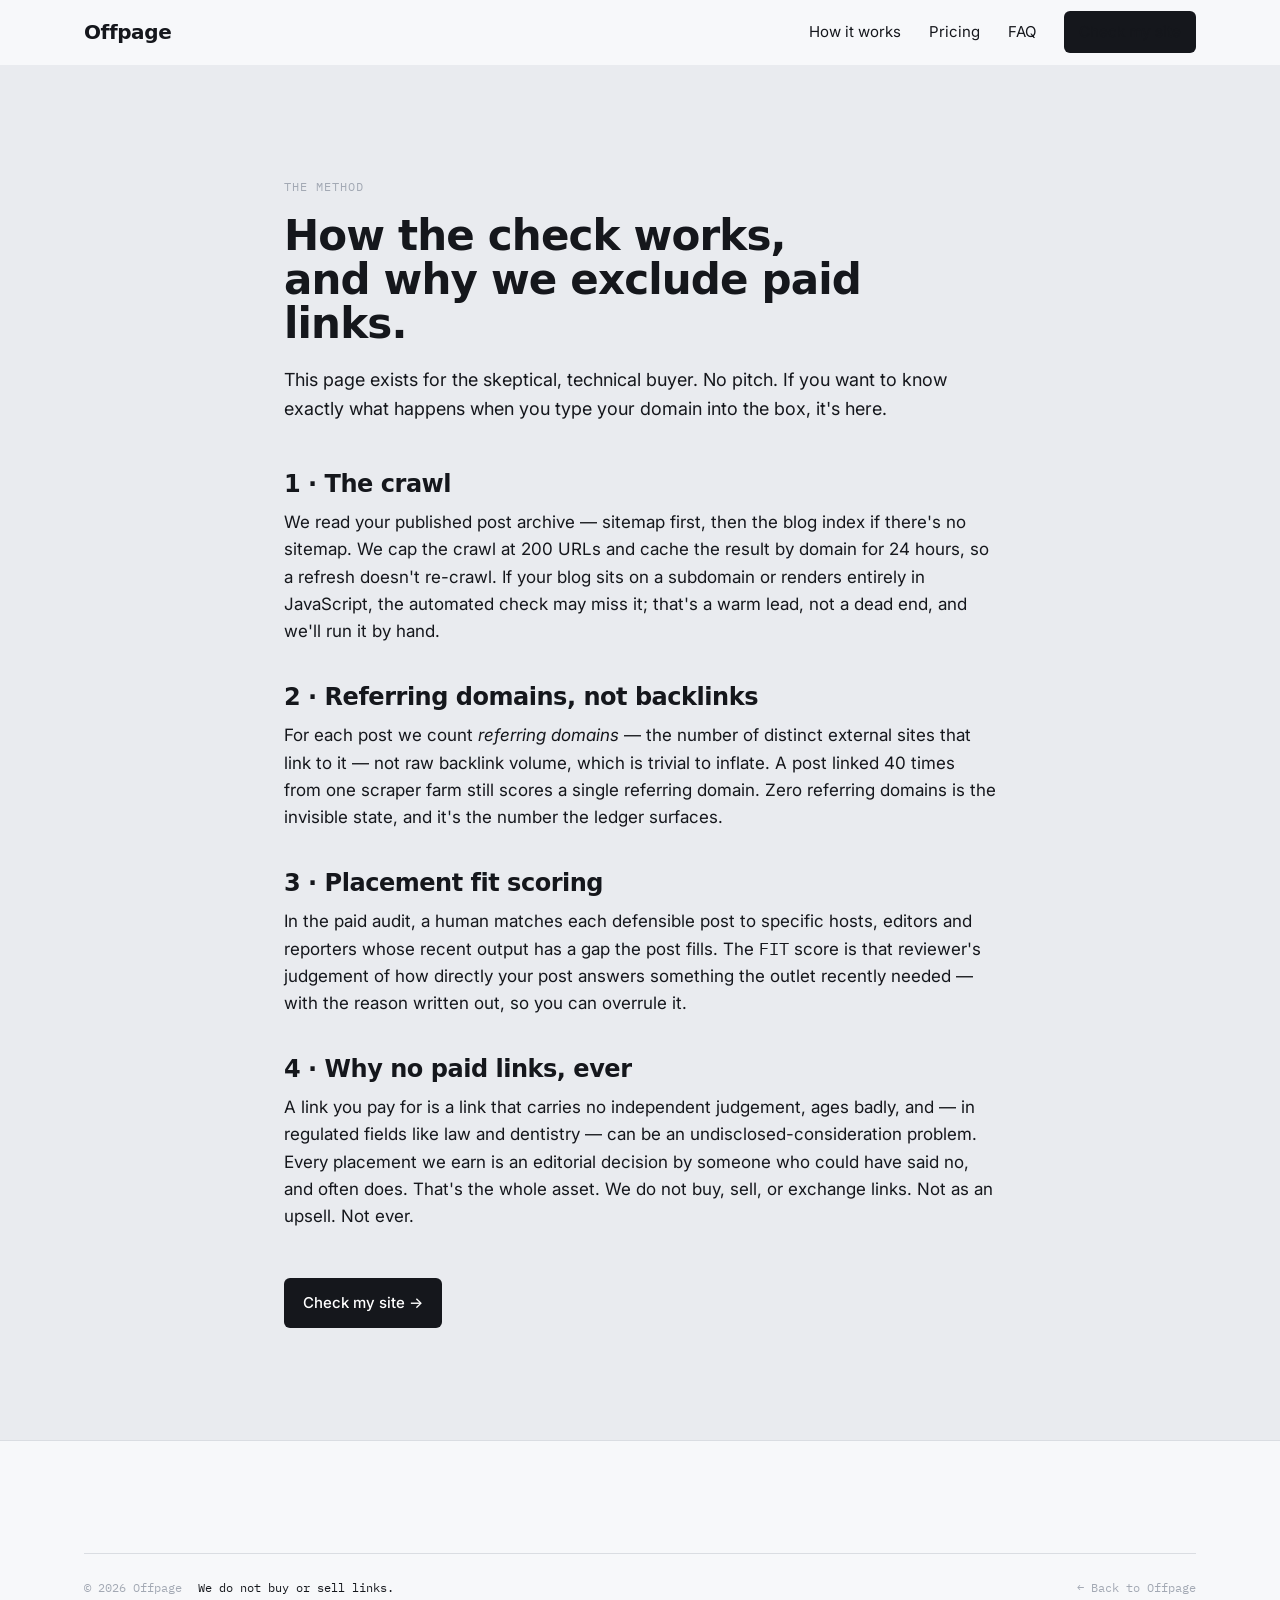
<file: method.html>
<!doctype html>
<html lang="en">
<head>
  <meta charset="utf-8" />
  <meta name="viewport" content="width=device-width, initial-scale=1" />
  <title>The method — how Offpage crawls, scores, and why paid links are excluded</title>
  <meta name="description" content="Exactly how the Offpage Invisibility Check works: how we crawl your archive, count referring domains, score placement fit, and why we never buy or sell links. Digital PR without paid links." />
  <link rel="preconnect" href="https://fonts.googleapis.com" />
  <link rel="preconnect" href="https://fonts.gstatic.com" crossorigin />
  <link href="https://fonts.googleapis.com/css2?family=Archivo+Expanded:wght@700&family=Inter:wght@400;500&family=IBM+Plex+Mono:wght@400;600&display=swap" rel="stylesheet" />
  <link rel="stylesheet" href="styles.css" />
</head>
<body>
  <nav class="nav" id="nav">
    <div class="container nav__inner">
      <a href="index.html" class="wordmark">Offpage</a>
      <div class="nav__links">
        <a href="index.html#how">How it works</a>
        <a href="index.html#pricing">Pricing</a>
        <a href="index.html#faq">FAQ</a>
        <a href="index.html#hero" class="btn btn--sm">Check my site</a>
      </div>
    </div>
  </nav>

  <section class="section">
    <div class="container" style="max-width:760px">
      <div class="eyebrow">The method</div>
      <h2 style="font-size:42px">How the check works, and why we exclude paid links.</h2>
      <p class="lede">
        This page exists for the skeptical, technical buyer. No pitch. If you want to know exactly
        what happens when you type your domain into the box, it's here.
      </p>

      <h3 style="font-family:var(--font-display);font-size:24px;margin:48px 0 12px">1 · The crawl</h3>
      <p>
        We read your published post archive — sitemap first, then the blog index if there's no
        sitemap. We cap the crawl at 200 URLs and cache the result by domain for 24 hours, so a
        refresh doesn't re-crawl. If your blog sits on a subdomain or renders entirely in
        JavaScript, the automated check may miss it; that's a warm lead, not a dead end, and we'll
        run it by hand.
      </p>

      <h3 style="font-family:var(--font-display);font-size:24px;margin:40px 0 12px">2 · Referring domains, not backlinks</h3>
      <p>
        For each post we count <em>referring domains</em> — the number of distinct external sites
        that link to it — not raw backlink volume, which is trivial to inflate. A post linked 40
        times from one scraper farm still scores a single referring domain. Zero referring domains is
        the invisible state, and it's the number the ledger surfaces.
      </p>

      <h3 style="font-family:var(--font-display);font-size:24px;margin:40px 0 12px">3 · Placement fit scoring</h3>
      <p>
        In the paid audit, a human matches each defensible post to specific hosts, editors and
        reporters whose recent output has a gap the post fills. The <span class="mono">FIT</span>
        score is that reviewer's judgement of how directly your post answers something the outlet
        recently needed — with the reason written out, so you can overrule it.
      </p>

      <h3 style="font-family:var(--font-display);font-size:24px;margin:40px 0 12px">4 · Why no paid links, ever</h3>
      <p>
        A link you pay for is a link that carries no independent judgement, ages badly, and — in
        regulated fields like law and dentistry — can be an undisclosed-consideration problem. Every
        placement we earn is an editorial decision by someone who could have said no, and often does.
        That's the whole asset. We do not buy, sell, or exchange links. Not as an upsell. Not ever.
      </p>

      <p style="margin-top:48px">
        <a href="index.html#hero" class="btn">Check my site →</a>
      </p>
    </div>
  </section>

  <footer class="footer">
    <div class="container">
      <div class="footer__bottom">
        <span>© 2026 Offpage</span>
        <span class="permanent">We do not buy or sell links.</span>
        <span style="margin-left:auto"><a href="index.html" style="color:inherit;text-decoration:none">← Back to Offpage</a></span>
      </div>
    </div>
  </footer>
</body>
</html>
</file>
<file: styles.css>
/* ==========================================================================
   OFFPAGE — Landing page styles
   Design concept: "The Ledger" — absence made visible.
   Signal colors (--earned, --outreach, --alert) encode data states, never mood.
   ========================================================================== */

:root {
  /* Color — see blueprint 1.2 */
  --ink: #15171c;      /* near-black, cool. Body text, live ledger rows. */
  --paper: #e9ebef;    /* cool light grey page background. NOT cream. */
  --surface: #f7f8fa;  /* cards, panels, raised ledger. */
  --ghost: #a3a9b4;    /* the invisible state. Dimmed rows, disabled, captions. */
  --earned: #0e5c3f;   /* deep green. A placement that published. Success only. */
  --outreach: #c97a05; /* amber. In-progress / pitched / pending. */
  --alert: #b3261e;    /* used ONCE per page, on the invisible-count number. */

  --hairline: rgba(163, 169, 180, 0.35);

  --font-display: "Archivo Expanded", "Archivo", system-ui, sans-serif;
  --font-body: "Inter", system-ui, -apple-system, sans-serif;
  --font-mono: "IBM Plex Mono", ui-monospace, "SFMono-Regular", monospace;

  --container: 1160px;
  --section-y: 112px;
}

/* Reset ------------------------------------------------------------------- */
*,
*::before,
*::after { box-sizing: border-box; }

html { scroll-behavior: smooth; }

body {
  margin: 0;
  background: var(--paper);
  color: var(--ink);
  font-family: var(--font-body);
  font-size: 17px;
  line-height: 1.6;
  -webkit-font-smoothing: antialiased;
  text-rendering: optimizeLegibility;
}

h1, h2, h3 {
  font-family: var(--font-display);
  font-weight: 700;
  letter-spacing: -0.02em;
  line-height: 1.05;
  text-transform: none; /* sentence case, never title case */
  margin: 0;
}

p { margin: 0; }
a { color: inherit; }

/* Layout helpers ---------------------------------------------------------- */
.container {
  width: 100%;
  max-width: var(--container);
  margin: 0 auto;
  padding: 0 24px;
}

.section { padding: var(--section-y) 0; }

.eyebrow {
  font-family: var(--font-mono);
  font-size: 12px;
  font-weight: 400;
  text-transform: uppercase;
  letter-spacing: 0.08em;
  color: var(--ghost);
  margin-bottom: 18px;
}

.mono { font-family: var(--font-mono); }
.alert { color: var(--alert); }

/* ==========================================================================
   NAV
   ========================================================================== */
.nav {
  position: sticky;
  top: 0;
  z-index: 50;
  background: var(--surface);
  border-bottom: 1px solid transparent;
  transition: border-color 0.2s ease, box-shadow 0.2s ease;
}
.nav.scrolled {
  border-bottom-color: var(--hairline);
  box-shadow: 0 1px 0 rgba(21, 23, 28, 0.02);
}
.nav__inner {
  display: flex;
  align-items: center;
  justify-content: space-between;
  height: 64px;
}
.wordmark {
  font-family: var(--font-display);
  font-weight: 700;
  font-size: 20px;
  letter-spacing: -0.02em;
  text-decoration: none;
  color: var(--ink);
}
.nav__links {
  display: flex;
  align-items: center;
  gap: 28px;
}
.nav__links a {
  text-decoration: none;
  font-size: 15px;
  color: var(--ink);
}
.nav__links a:hover { color: var(--ghost); }

/* Buttons ----------------------------------------------------------------- */
.btn {
  display: inline-flex;
  align-items: center;
  gap: 8px;
  font-family: var(--font-body);
  font-size: 15px;
  font-weight: 500;
  padding: 12px 18px;
  border-radius: 6px;
  border: 1px solid transparent;
  cursor: pointer;
  text-decoration: none;
  transition: background 0.15s ease, opacity 0.15s ease;
  background: var(--ink);
  color: #fff;
}
.btn:hover { opacity: 0.9; }
.btn--sm { padding: 8px 14px; font-size: 14px; }
.btn--ghost {
  background: transparent;
  color: var(--ink);
  border-color: var(--hairline);
}
.btn--block { width: 100%; justify-content: center; }

/* ==========================================================================
   HERO
   ========================================================================== */
.hero { padding: 72px 0 88px; }
.hero__grid {
  display: grid;
  grid-template-columns: 55fr 45fr;
  gap: 56px;
  align-items: center;
}
.hero h1 {
  font-size: 60px;
  margin: 14px 0 22px;
}
.hero__sub {
  font-size: 20px;
  max-width: 52ch;
  color: var(--ink);
}

.check {
  display: flex;
  gap: 10px;
  margin: 30px 0 10px;
  max-width: 460px;
}
.check__input {
  flex: 1;
  font-family: var(--font-mono);
  font-size: 18px;
  padding: 13px 16px;
  background: var(--surface);
  border: 1px solid var(--ghost);
  border-radius: 6px;
  color: var(--ink);
  outline: none;
}
.check__input:focus {
  border-color: var(--ink);
  box-shadow: 0 0 0 3px rgba(21, 23, 28, 0.12);
}
.check__input::placeholder { color: var(--ghost); }

.microcopy {
  font-size: 14px;
  color: var(--ghost);
  margin-top: 6px;
}
.trust-line {
  font-size: 14px;
  color: var(--ink);
  margin-top: 16px;
}
.trust-line .x {
  font-family: var(--font-mono);
  color: var(--alert);
  margin-right: 6px;
}

/* Ledger (signature) ------------------------------------------------------ */
.ledger {
  background: var(--surface);
  border: 1px solid var(--hairline);
  border-radius: 8px;
  padding: 22px 22px 18px;
  font-family: var(--font-mono);
  font-size: 13px;
}
.ledger__head {
  display: flex;
  justify-content: space-between;
  align-items: baseline;
  padding-bottom: 14px;
  margin-bottom: 12px;
  border-bottom: 1px solid var(--hairline);
}
.ledger__title {
  font-weight: 600;
  letter-spacing: 0.04em;
}
.ledger__domain { color: var(--ghost); }
.ledger__colhead {
  display: grid;
  grid-template-columns: 1fr 44px auto;
  gap: 8px;
  color: var(--ghost);
  font-size: 11px;
  letter-spacing: 0.06em;
  padding-bottom: 8px;
}
.ledger__row {
  display: grid;
  grid-template-columns: 1fr 44px auto;
  gap: 8px;
  padding: 5px 0;
  align-items: baseline;
  transition: color 0.4s ease;
}
.ledger__row .count { text-align: right; }
.ledger__row .status { text-align: right; white-space: nowrap; }
/* live (earned) rows */
.ledger__row--earned { color: var(--ink); }
.ledger__row--earned .status { color: var(--earned); }
/* invisible rows — end state after animation */
.ledger__row--invisible.is-faded { color: var(--ghost); }
.ledger__row--invisible .status { color: inherit; }

.ledger__summary {
  margin-top: 14px;
  padding-top: 14px;
  border-top: 1px solid var(--hairline);
  text-align: right;
}
.ledger__summary .figure {
  font-weight: 600;
  font-size: 28px;
  color: var(--alert); /* the single --alert element on the page */
}
.ledger__note {
  font-family: var(--font-mono);
  font-size: 13px;
  color: var(--ghost);
  margin-top: 14px;
}

/* ==========================================================================
   TRUST STRIP
   ========================================================================== */
.strip {
  background: var(--surface);
  border-top: 1px solid var(--hairline);
  border-bottom: 1px solid var(--hairline);
}
.strip__grid {
  display: grid;
  grid-template-columns: 1fr 1.2fr 1fr;
  align-items: center;
  min-height: 96px;
}
.strip__cell { padding: 20px 28px; }
.strip__cell + .strip__cell { border-left: 1px solid var(--hairline); }
.strip__verticals {
  font-family: var(--font-mono);
  text-transform: uppercase;
  color: var(--ghost);
  font-size: 12px;
  letter-spacing: 0.06em;
  line-height: 1.8;
}
.strip__quote {
  font-style: italic;
  font-size: 16px;
}
.strip__attr {
  font-family: var(--font-mono);
  font-size: 12px;
  font-style: normal;
  color: var(--ghost);
  display: block;
  margin-top: 8px;
}
.strip__stats {
  display: flex;
  flex-direction: column;
  gap: 6px;
  font-family: var(--font-mono);
  font-size: 13px;
  color: var(--ghost);
}
.strip__stats b { color: var(--ink); font-weight: 600; }

/* ==========================================================================
   Generic section heads
   ========================================================================== */
.section h2 {
  font-size: 42px;
  max-width: 20ch;
}
.lede {
  font-size: 18px;
  max-width: 62ch;
  margin-top: 20px;
}

/* PROBLEM ----------------------------------------------------------------- */
.pains {
  display: grid;
  grid-template-columns: 1fr 1fr;
  gap: 28px;
  margin-top: 48px;
}
.pain__label {
  font-family: var(--font-mono);
  font-weight: 600;
  font-size: 15px;
  letter-spacing: 0.02em;
  margin-bottom: 8px;
}
.pain p { color: var(--ink); }

.archive {
  margin-top: 56px;
}
.archive__grid {
  display: grid;
  grid-template-columns: repeat(20, 1fr);
  gap: 5px;
  max-width: 640px;
}
.archive__cell {
  aspect-ratio: 1;
  background: var(--ghost);
  border-radius: 2px;
  opacity: 0.5;
}
.archive__cell.ink { background: var(--ink); opacity: 1; }
.archive__caption {
  font-family: var(--font-mono);
  font-size: 13px;
  color: var(--ghost);
  margin-top: 14px;
}

/* SOLUTION ---------------------------------------------------------------- */
.benefits {
  display: grid;
  grid-template-columns: repeat(3, 1fr);
  gap: 32px;
  margin-top: 48px;
}
.benefit h3 { font-size: 20px; margin-bottom: 10px; }
.benefit p { color: var(--ink); }

.audit-preview {
  display: grid;
  grid-template-columns: 1fr 1fr;
  gap: 0;
  margin-top: 56px;
  border: 1px solid var(--hairline);
  border-radius: 8px;
  overflow: hidden;
  font-family: var(--font-mono);
  font-size: 13px;
  background: var(--surface);
}
.audit-preview__page { padding: 24px; }
.audit-preview__page + .audit-preview__page { border-left: 1px solid var(--hairline); }
.audit-preview__label {
  font-size: 11px;
  letter-spacing: 0.06em;
  text-transform: uppercase;
  color: var(--ghost);
  margin-bottom: 16px;
}
.match__row {
  padding: 10px 0;
  border-bottom: 1px solid var(--hairline);
}
.match__row:last-child { border-bottom: none; }
.match__post { color: var(--ink); }
.match__target { color: var(--ghost); display: block; margin-top: 4px; }
.fit { color: var(--earned); font-weight: 600; }

/* HOW IT WORKS ------------------------------------------------------------ */
.steps {
  margin-top: 48px;
  display: grid;
  grid-template-columns: repeat(4, 1fr);
  gap: 24px;
  position: relative;
}
.step__num {
  font-family: var(--font-mono);
  font-weight: 600;
  font-size: 14px;
  margin-bottom: 14px;
  display: inline-flex;
  align-items: center;
  gap: 10px;
}
.step__dot {
  width: 10px;
  height: 10px;
  border-radius: 50%;
  background: var(--ink);
}
.step:nth-child(3) .step__dot { background: var(--outreach); }
.step:nth-child(4) .step__dot { background: var(--earned); }
.step h3 { font-size: 19px; margin-bottom: 8px; }
.step p { font-size: 15px; }

/* WHAT YOU GET ------------------------------------------------------------ */
.features {
  margin-top: 48px;
  display: grid;
  grid-template-columns: 1fr 1fr 1fr;
  gap: 24px;
}
.feature {
  background: var(--surface);
  border: 1px solid var(--hairline);
  border-radius: 8px;
  padding: 26px;
}
.feature--wide { grid-column: span 3; }
@media (min-width: 861px) {
  .feature--wide {
    grid-column: span 1;
  }
  .features { grid-template-columns: 1fr 1fr; }
  .feature-narrow-wrap { display: contents; }
}
.feature h3 { font-size: 20px; margin-bottom: 10px; }
.feature p { font-size: 15px; color: var(--ink); }
.feature__visual {
  margin-top: 16px;
  font-family: var(--font-mono);
  font-size: 12px;
  color: var(--ghost);
  background: var(--paper);
  border: 1px solid var(--hairline);
  border-radius: 6px;
  padding: 12px;
}
.feature__visual .ink { color: var(--ink); }
.feature__visual .earned { color: var(--earned); }

/* PROOF / PLACEMENT WALL --------------------------------------------------- */
.wall {
  margin-top: 48px;
  display: grid;
  grid-template-columns: repeat(3, 1fr);
  gap: 20px;
}
.placement {
  background: var(--surface);
  border: 1px solid var(--hairline);
  border-radius: 8px;
  padding: 20px;
  font-family: var(--font-mono);
  font-size: 13px;
}
.placement__outlet {
  font-weight: 600;
  letter-spacing: 0.03em;
  margin-bottom: 10px;
}
.placement__line { color: var(--ghost); margin-bottom: 4px; }
.placement__line .ink { color: var(--ink); }
.placement__delta { margin-top: 10px; color: var(--ink); }
.placement__delta .before { color: var(--alert); }
.placement__delta .after { color: var(--earned); font-weight: 600; }

.founder-note {
  margin-top: 40px;
  border-left: 3px solid var(--ink);
  padding: 6px 0 6px 22px;
  max-width: 62ch;
  font-size: 17px;
}
.founder-note .sig {
  font-family: var(--font-mono);
  font-size: 13px;
  color: var(--ghost);
  display: block;
  margin-top: 12px;
}

/* PRICING ----------------------------------------------------------------- */
.pricing__sub { color: var(--ghost); margin-top: 10px; font-size: 16px; }
.tiers {
  margin-top: 48px;
  display: grid;
  grid-template-columns: repeat(3, 1fr);
  gap: 24px;
  align-items: start;
}
.tier {
  background: var(--surface);
  border: 1px solid var(--hairline);
  border-radius: 8px;
  padding: 30px 26px;
}
.tier--highlight { border: 2px solid var(--ink); }
.tier__name {
  font-family: var(--font-mono);
  font-size: 13px;
  letter-spacing: 0.08em;
  color: var(--ghost);
  text-transform: uppercase;
}
.tier__price {
  font-family: var(--font-mono);
  font-weight: 600;
  font-size: 34px;
  margin: 10px 0 2px;
}
.tier__cadence {
  font-family: var(--font-mono);
  font-size: 13px;
  color: var(--ghost);
  margin-bottom: 20px;
}
.tier ul {
  list-style: none;
  padding: 0;
  margin: 0 0 22px;
  font-size: 15px;
}
.tier li {
  padding: 7px 0;
  border-bottom: 1px solid var(--hairline);
}
.tier li:last-child { border-bottom: none; }
.tier__best {
  font-size: 14px;
  color: var(--ghost);
  margin-top: 14px;
}
.tier__risk {
  font-family: var(--font-mono);
  font-size: 13px;
  color: var(--ink);
  margin-top: 12px;
  line-height: 1.5;
}
.pricing__enterprise {
  margin-top: 32px;
  font-size: 16px;
  color: var(--ink);
}

/* FAQ --------------------------------------------------------------------- */
.faq { margin-top: 40px; max-width: 800px; }
.faq__item {
  border-bottom: 1px solid var(--hairline);
}
.faq__q {
  width: 100%;
  text-align: left;
  background: none;
  border: none;
  cursor: pointer;
  font-family: var(--font-body);
  font-size: 18px;
  font-weight: 500;
  color: var(--ink);
  padding: 22px 40px 22px 0;
  position: relative;
}
.faq__q::after {
  content: "+";
  position: absolute;
  right: 4px;
  top: 50%;
  transform: translateY(-50%);
  font-family: var(--font-mono);
  color: var(--ghost);
  font-size: 22px;
  transition: transform 0.2s ease;
}
.faq__item[open] .faq__q::after { content: "\2013"; }
.faq__a {
  padding: 0 0 24px;
  max-width: 68ch;
  color: var(--ink);
}
details > summary { list-style: none; }
details > summary::-webkit-details-marker { display: none; }

/* FINAL CTA --------------------------------------------------------------- */
.final {
  background: var(--ink);
  color: #fff;
  position: relative;
  overflow: hidden;
}
.final__watermark {
  position: absolute;
  inset: 0;
  opacity: 0.06;
  font-family: var(--font-mono);
  font-size: 13px;
  line-height: 2;
  padding: 40px;
  white-space: pre;
  pointer-events: none;
  color: #fff;
}
.final__inner { position: relative; z-index: 1; max-width: 640px; }
.final h2 { color: #fff; font-size: 48px; max-width: 18ch; }
.final__support {
  color: var(--paper);
  font-size: 18px;
  max-width: 54ch;
  margin-top: 22px;
}
.final .check { margin-top: 30px; }
.final .check__input {
  background: rgba(255, 255, 255, 0.06);
  border-color: rgba(255, 255, 255, 0.3);
  color: #fff;
}
.final .check__input::placeholder { color: rgba(233, 235, 239, 0.6); }
.final .btn { background: #fff; color: var(--ink); }
.final__risk {
  font-family: var(--font-mono);
  font-size: 13px;
  color: rgba(233, 235, 239, 0.7);
  margin-top: 16px;
}
.final__secondary {
  display: inline-block;
  margin-top: 24px;
  color: #fff;
  text-decoration: underline;
  font-size: 16px;
}

/* FOOTER ------------------------------------------------------------------ */
.footer {
  background: var(--surface);
  border-top: 1px solid var(--hairline);
  padding: 64px 0 40px;
}
.footer__grid {
  display: grid;
  grid-template-columns: 1.5fr 1fr 1fr 1fr;
  gap: 32px;
}
.footer__label {
  font-family: var(--font-mono);
  font-size: 12px;
  letter-spacing: 0.06em;
  text-transform: uppercase;
  color: var(--ghost);
  margin-bottom: 14px;
}
.footer__col a {
  display: block;
  text-decoration: none;
  font-size: 14px;
  padding: 4px 0;
  color: var(--ink);
}
.footer__col a:hover { color: var(--ghost); }
.footer__brandline { font-size: 14px; color: var(--ink); max-width: 30ch; }
.footer__meta {
  font-family: var(--font-mono);
  font-size: 12px;
  color: var(--ghost);
  margin-top: 8px;
}
.footer__bottom {
  display: flex;
  flex-wrap: wrap;
  gap: 16px;
  align-items: center;
  margin-top: 48px;
  padding-top: 24px;
  border-top: 1px solid var(--hairline);
  font-family: var(--font-mono);
  font-size: 12px;
  color: var(--ghost);
}
.footer__bottom .permanent { color: var(--ink); }

/* ==========================================================================
   Results screen (free check output)
   ========================================================================== */
.result-note {
  font-family: var(--font-mono);
  font-size: 13px;
  color: var(--ink);
  margin-top: 12px;
}
.result-note.error { color: var(--alert); }

/* ==========================================================================
   RESPONSIVE  (mobile-first adjustments, blueprint §5)
   ========================================================================== */
@media (max-width: 860px) {
  :root { --section-y: 64px; }

  .nav__links { gap: 16px; }
  .nav__links a:not(.btn) { display: none; }

  .hero { padding: 40px 0 56px; }
  .hero__grid { grid-template-columns: 1fr; gap: 32px; }
  .hero h1 { font-size: 36px; }
  .hero__sub { font-size: 18px; }

  /* Ledger below H1/sub but above the input (blueprint §2) */
  .hero__copy { display: contents; }
  .hero__head { order: 1; }
  .hero__ledger { order: 2; }
  .hero__cta { order: 3; }
  .hero__grid { display: flex; flex-direction: column; }

  .ledger__summary .figure { font-size: 34px; } /* larger on mobile */

  .strip__grid { grid-template-columns: 1fr; }
  .strip__cell + .strip__cell { border-left: none; border-top: 1px solid var(--hairline); }

  .section h2, .final h2 { font-size: 30px; }
  .pains { grid-template-columns: 1fr; }
  .benefits { grid-template-columns: 1fr; }
  .audit-preview { grid-template-columns: 1fr; }
  .audit-preview__page + .audit-preview__page { border-left: none; border-top: 1px solid var(--hairline); }
  .steps { grid-template-columns: 1fr; }
  .features { grid-template-columns: 1fr; }
  .wall { grid-template-columns: 1fr; }
  .tiers { grid-template-columns: 1fr; }
  .footer__grid { grid-template-columns: 1fr 1fr; }
  .archive__grid { grid-template-columns: repeat(12, 1fr); }
  .check { flex-direction: column; max-width: none; }
  .check .btn { width: 100%; justify-content: center; }
}

/* Motion ------------------------------------------------------------------ */
@media (prefers-reduced-motion: reduce) {
  html { scroll-behavior: auto; }
  .ledger__row { transition: none; }
}
</file>
